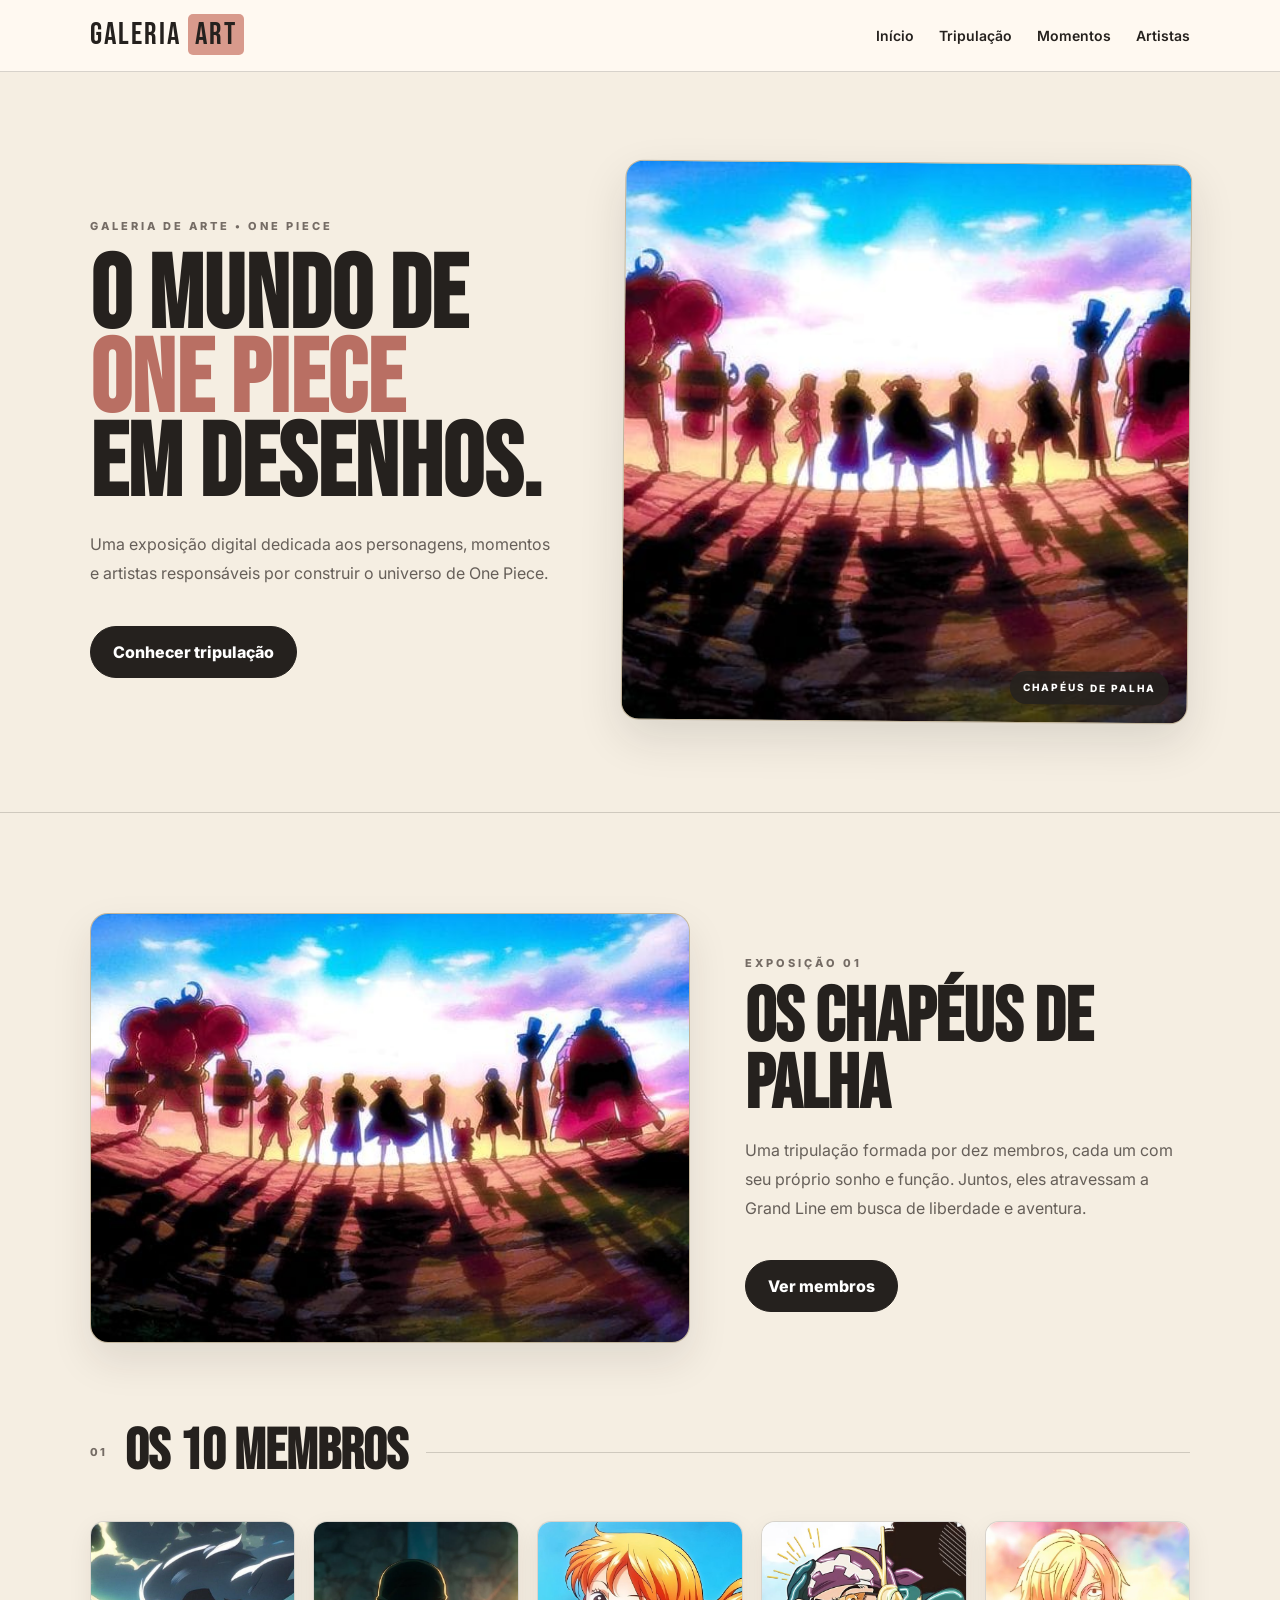
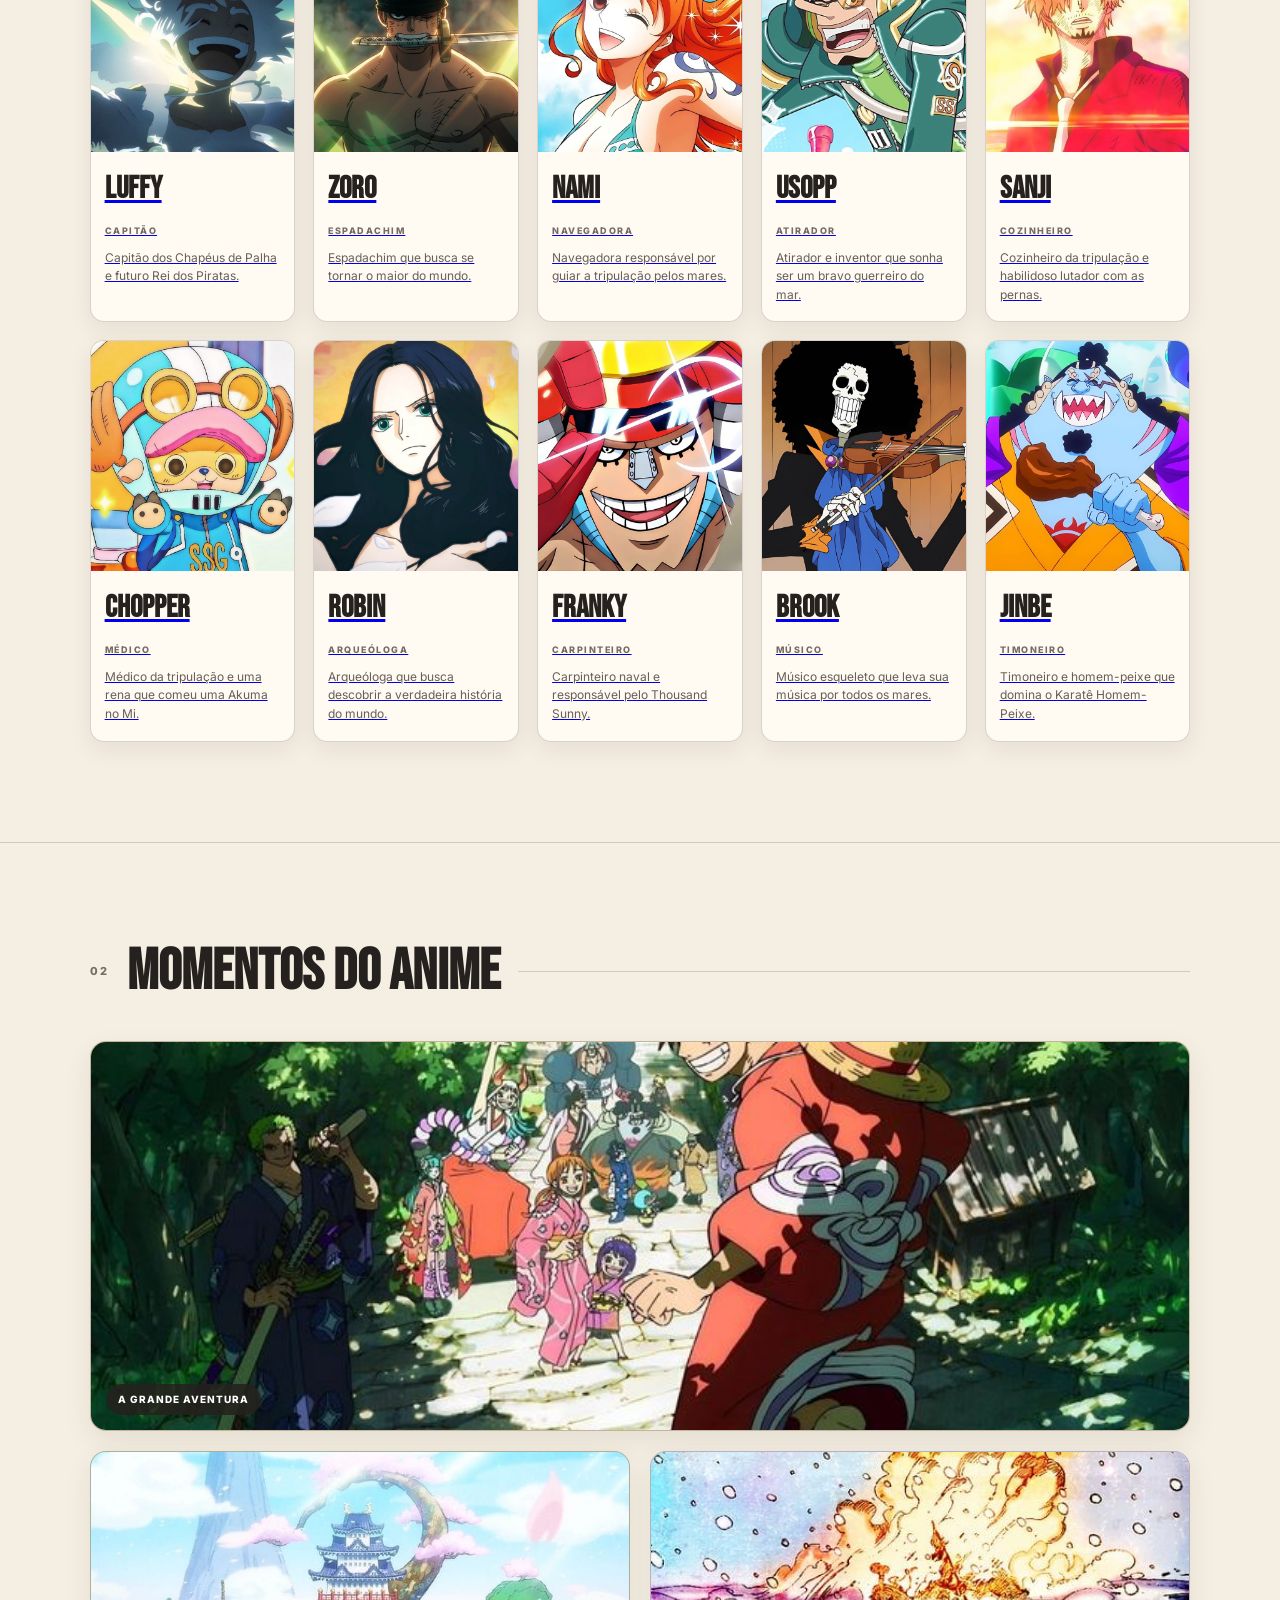
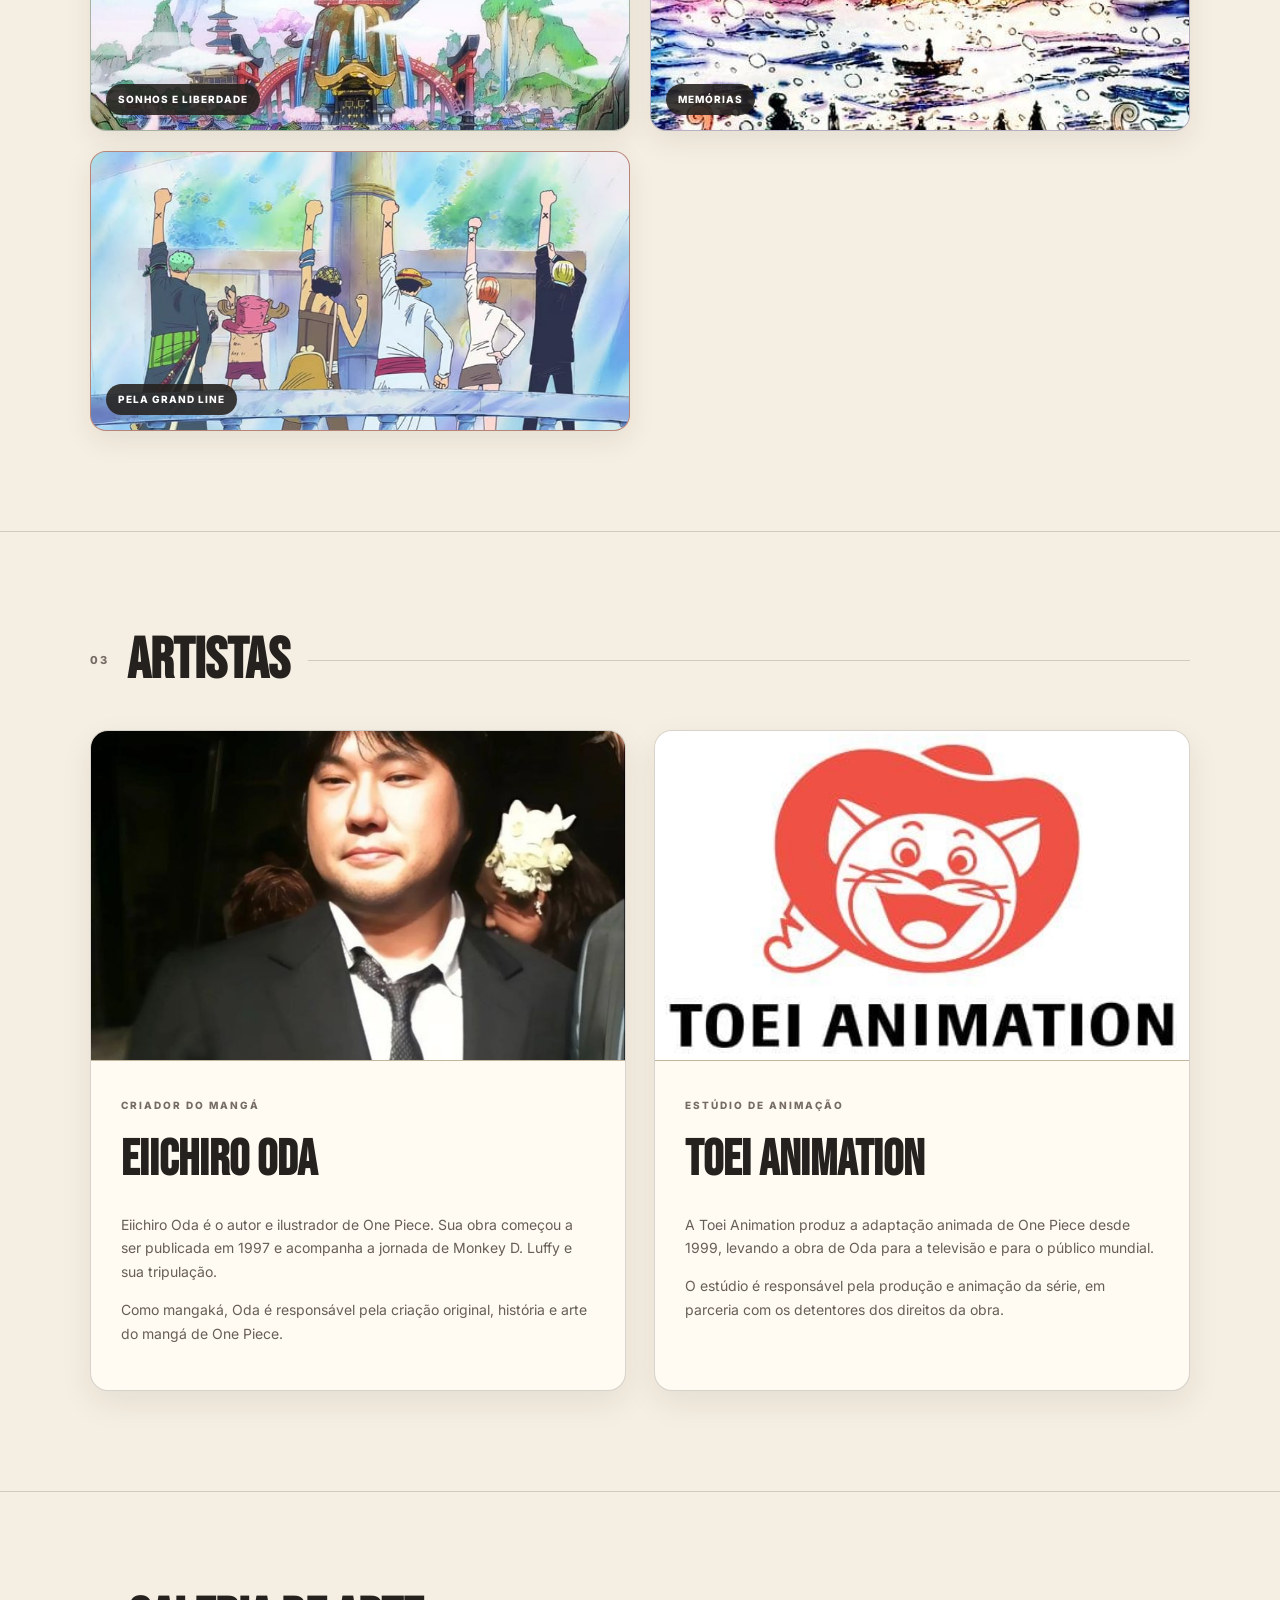
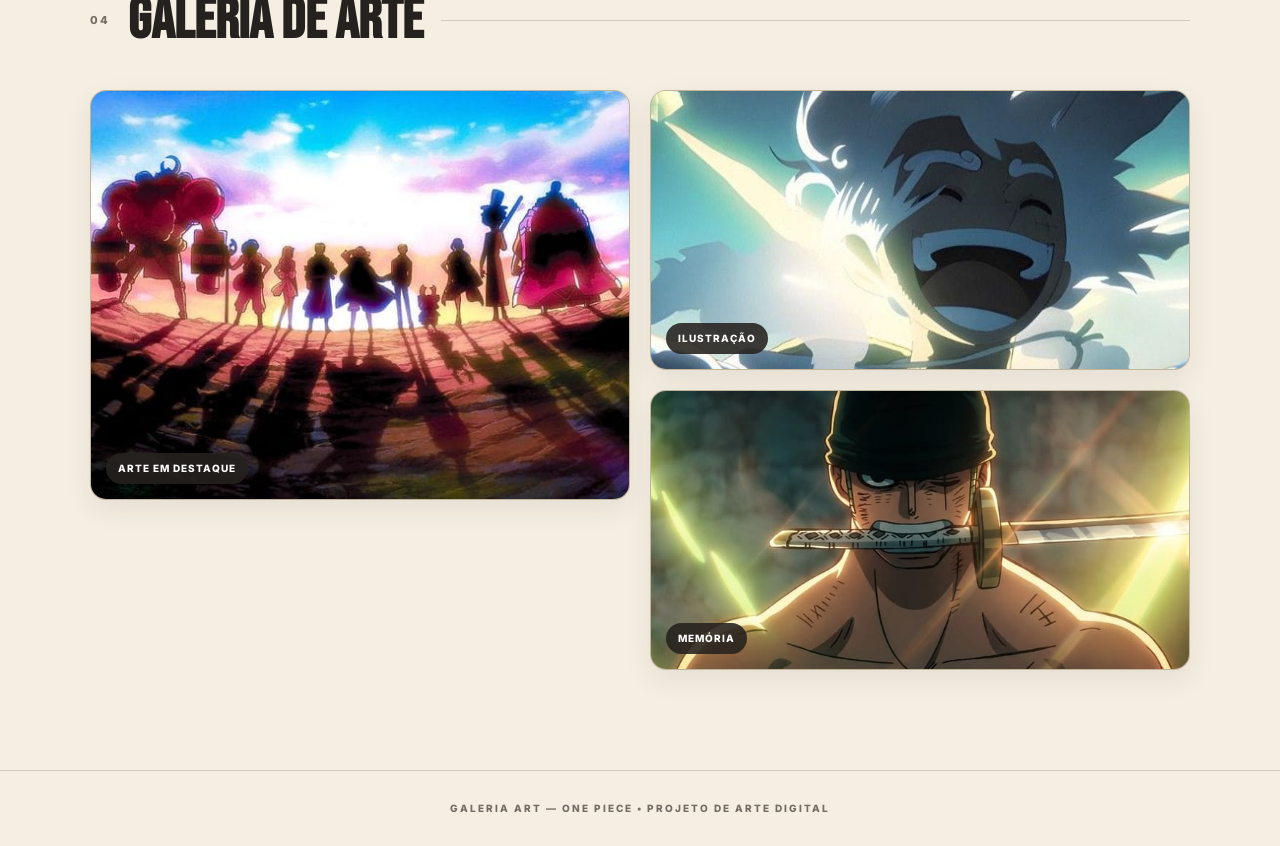
<file: index.html>
<!DOCTYPE html>
<html lang="pt-BR">
<head><meta charset="UTF-8"><meta name="viewport" content="width=device-width, initial-scale=1.0"><title>Galeria Art — One Piece</title><link rel="stylesheet" href="style.css"></head>
<body>
<header class="topo"><div class="logo">GALERIA <span>ART</span></div><nav><a href="#inicio">Início</a><a href="tripulacao.html">Tripulação</a><a href="#momentos">Momentos</a><a href="#artistas">Artistas</a></nav></header>
<main>
<section class="hero" id="inicio"><div class="hero-text"><p class="tag">GALERIA DE ARTE • ONE PIECE</p><h1>O mundo de<br><span>One Piece</span><br>em desenhos.</h1><p>Uma exposição digital dedicada aos personagens, momentos e artistas responsáveis por construir o universo de One Piece.</p><a class="botao" href="tripulacao.html">Conhecer tripulação</a></div><div class="hero-art"><img src="img/Tripulação.jpeg" alt="Tripulação dos Chapéus de Palha"><div class="hero-label">CHAPÉUS DE PALHA</div></div></section>
<section class="galeria crew-page" id="tripulacao"><div class="crew-header"><div class="crew-cover"><img src="img/Tripulação.jpeg" alt="Tripulação dos Chapéus de Palha"></div><div><p class="tag">EXPOSIÇÃO 01</p><h2>Os Chapéus de Palha</h2><p>Uma tripulação formada por dez membros, cada um com seu próprio sonho e função. Juntos, eles atravessam a Grand Line em busca de liberdade e aventura.</p><a class="botao" href="tripulacao.html">Ver membros</a></div></div>
<div id="membros"><div class="section-title"><span>01</span><h2>Os 10 membros</h2></div><div class="membros-grid">
<a class="membro" href="luffy.html"><img src="img/Luffy.jpeg" alt="Luffy"><div class="membro-info"><h3>Luffy</h3><small>CAPITÃO</small><p>Capitão dos Chapéus de Palha e futuro Rei dos Piratas.</p></div></a><a class="membro" href="zoro.html"><img src="img/Zoro.jpeg" alt="Zoro"><div class="membro-info"><h3>Zoro</h3><small>ESPADACHIM</small><p>Espadachim que busca se tornar o maior do mundo.</p></div></a><a class="membro" href="nami.html"><img src="img/Nami.jpeg" alt="Nami"><div class="membro-info"><h3>Nami</h3><small>NAVEGADORA</small><p>Navegadora responsável por guiar a tripulação pelos mares.</p></div></a><a class="membro" href="usopp.html"><img src="img/Usoop.jpeg" alt="Usopp"><div class="membro-info"><h3>Usopp</h3><small>ATIRADOR</small><p>Atirador e inventor que sonha ser um bravo guerreiro do mar.</p></div></a><a class="membro" href="sanji.html"><img src="img/Sanji.jpeg" alt="Sanji"><div class="membro-info"><h3>Sanji</h3><small>COZINHEIRO</small><p>Cozinheiro da tripulação e habilidoso lutador com as pernas.</p></div></a><a class="membro" href="chopper.html"><img src="img/Chopper.jpeg" alt="Chopper"><div class="membro-info"><h3>Chopper</h3><small>MÉDICO</small><p>Médico da tripulação e uma rena que comeu uma Akuma no Mi.</p></div></a><a class="membro" href="robin.html"><img src="img/Robin.jpeg" alt="Robin"><div class="membro-info"><h3>Robin</h3><small>ARQUEÓLOGA</small><p>Arqueóloga que busca descobrir a verdadeira história do mundo.</p></div></a><a class="membro" href="franky.html"><img src="img/Franky.jpeg" alt="Franky"><div class="membro-info"><h3>Franky</h3><small>CARPINTEIRO</small><p>Carpinteiro naval e responsável pelo Thousand Sunny.</p></div></a><a class="membro" href="brook.html"><img src="img/Brook.jpeg" alt="Brook"><div class="membro-info"><h3>Brook</h3><small>MÚSICO</small><p>Músico esqueleto que leva sua música por todos os mares.</p></div></a><a class="membro" href="jinbe.html"><img src="img/Jinbei.jpeg" alt="Jinbe"><div class="membro-info"><h3>Jinbe</h3><small>TIMONEIRO</small><p>Timoneiro e homem-peixe que domina o Karatê Homem-Peixe.</p></div></a></div></div></section>
<section class="galeria" id="momentos"><div class="section-title"><span>02</span><h2>Momentos do anime</h2></div><div class="momentos-grid"><div class="momento"><img src="img/momento1.jpeg" alt="Momento 1 de One Piece"><span>A GRANDE AVENTURA</span></div><div class="momento"><img src="img/momento2.jpeg" alt="Momento 2 de One Piece"><span>SONHOS E LIBERDADE</span></div><div class="momento"><img src="img/momento3.jpeg" alt="Momento 3 de One Piece"><span>MEMÓRIAS</span></div><div class="momento"><img src="img/momento4.jpeg" alt="Momento 4 de One Piece"><span>PELA GRAND LINE</span></div></div></section>
<section class="galeria" id="artistas"><div class="section-title"><span>03</span><h2>Artistas</h2></div><div class="artistas-grid"><article class="artista"><div class="artista-img"><img src="img/Oda.jpeg" alt="Eiichiro Oda"></div><div><small>CRIADOR DO MANGÁ</small><h3>Eiichiro Oda</h3><p>Eiichiro Oda é o autor e ilustrador de One Piece. Sua obra começou a ser publicada em 1997 e acompanha a jornada de Monkey D. Luffy e sua tripulação.</p><p>Como mangaká, Oda é responsável pela criação original, história e arte do mangá de One Piece.</p></div></article><article class="artista"><div class="artista-img"><img src="img/Toei.jpeg" alt="Toei Animation"></div><div><small>ESTÚDIO DE ANIMAÇÃO</small><h3>Toei Animation</h3><p>A Toei Animation produz a adaptação animada de One Piece desde 1999, levando a obra de Oda para a televisão e para o público mundial.</p><p>O estúdio é responsável pela produção e animação da série, em parceria com os detentores dos direitos da obra.</p></div></article></div></section>
<section class="galeria"><div class="section-title"><span>04</span><h2>Galeria de arte</h2></div><div class="foto-grid"><div class="foto grande"><img src="img/Tripulação.jpeg" alt="Arte de One Piece"><span>ARTE EM DESTAQUE</span></div><div class="foto"><img src="img/Luffy.jpeg" alt="Arte de One Piece"><span>ILUSTRAÇÃO</span></div><div class="foto"><img src="img/Zoro.jpeg" alt="Arte de One Piece"><span>MEMÓRIA</span></div></div></section>
</main><footer>GALERIA ART — ONE PIECE • PROJETO DE ARTE DIGITAL</footer></body></html>
</file>
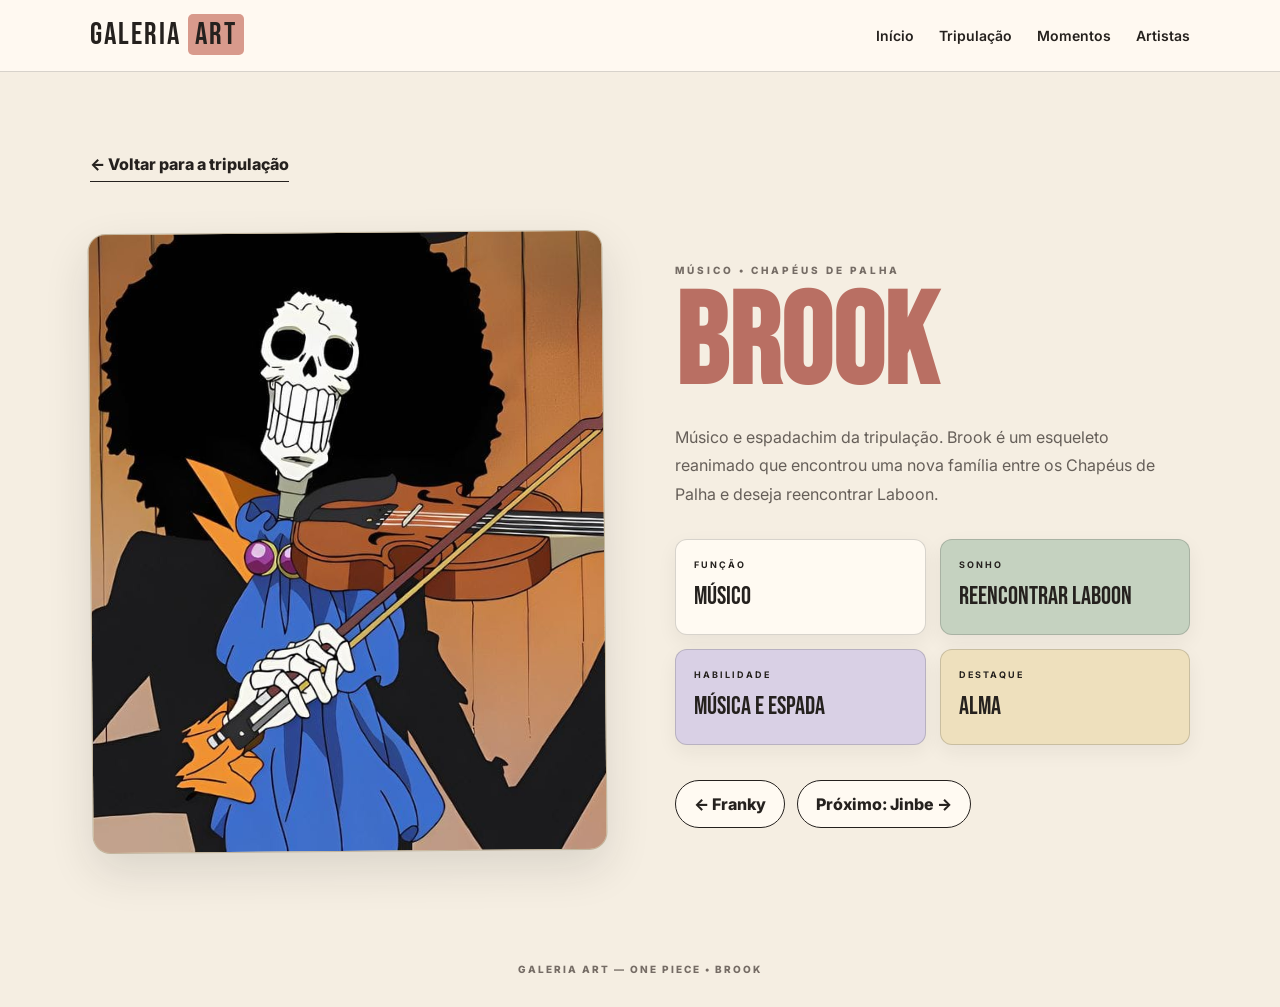
<file: brook.html>
<!DOCTYPE html><html lang="pt-BR"><head><meta charset="UTF-8"><meta name="viewport" content="width=device-width,initial-scale=1.0"><title>Brook — Galeria Art</title><link rel="stylesheet" href="style.css"><link rel="stylesheet" href="personagem.css"></head><body><header class="topo"><div class="logo">GALERIA <span>ART</span></div><nav><a href="index.html">Início</a><a href="tripulacao.html">Tripulação</a><a href="index.html#momentos">Momentos</a><a href="index.html#artistas">Artistas</a></nav></header><main class="personagem-page"><a class="personagem-voltar" href="tripulacao.html">← Voltar para a tripulação</a><section class="personagem-detalhe"><div class="personagem-imagem"><img src="img/Brook.jpeg" alt="Brook"></div><div class="personagem-texto"><small>MÚSICO • CHAPÉUS DE PALHA</small><h1><span>Brook</span></h1><p>Músico e espadachim da tripulação. Brook é um esqueleto reanimado que encontrou uma nova família entre os Chapéus de Palha e deseja reencontrar Laboon.</p><div class="personagem-dados"><div class="dado"><strong>FUNÇÃO</strong><span>Músico</span></div><div class="dado"><strong>SONHO</strong><span>Reencontrar Laboon</span></div><div class="dado"><strong>HABILIDADE</strong><span>Música e espada</span></div><div class="dado"><strong>DESTAQUE</strong><span>Alma</span></div></div><div class="personagem-navegacao"><a href="franky.html">← Franky</a><a href="jinbe.html">Próximo: Jinbe →</a></div></div></section></main><footer>GALERIA ART — ONE PIECE • BROOK</footer></body></html>
</file>
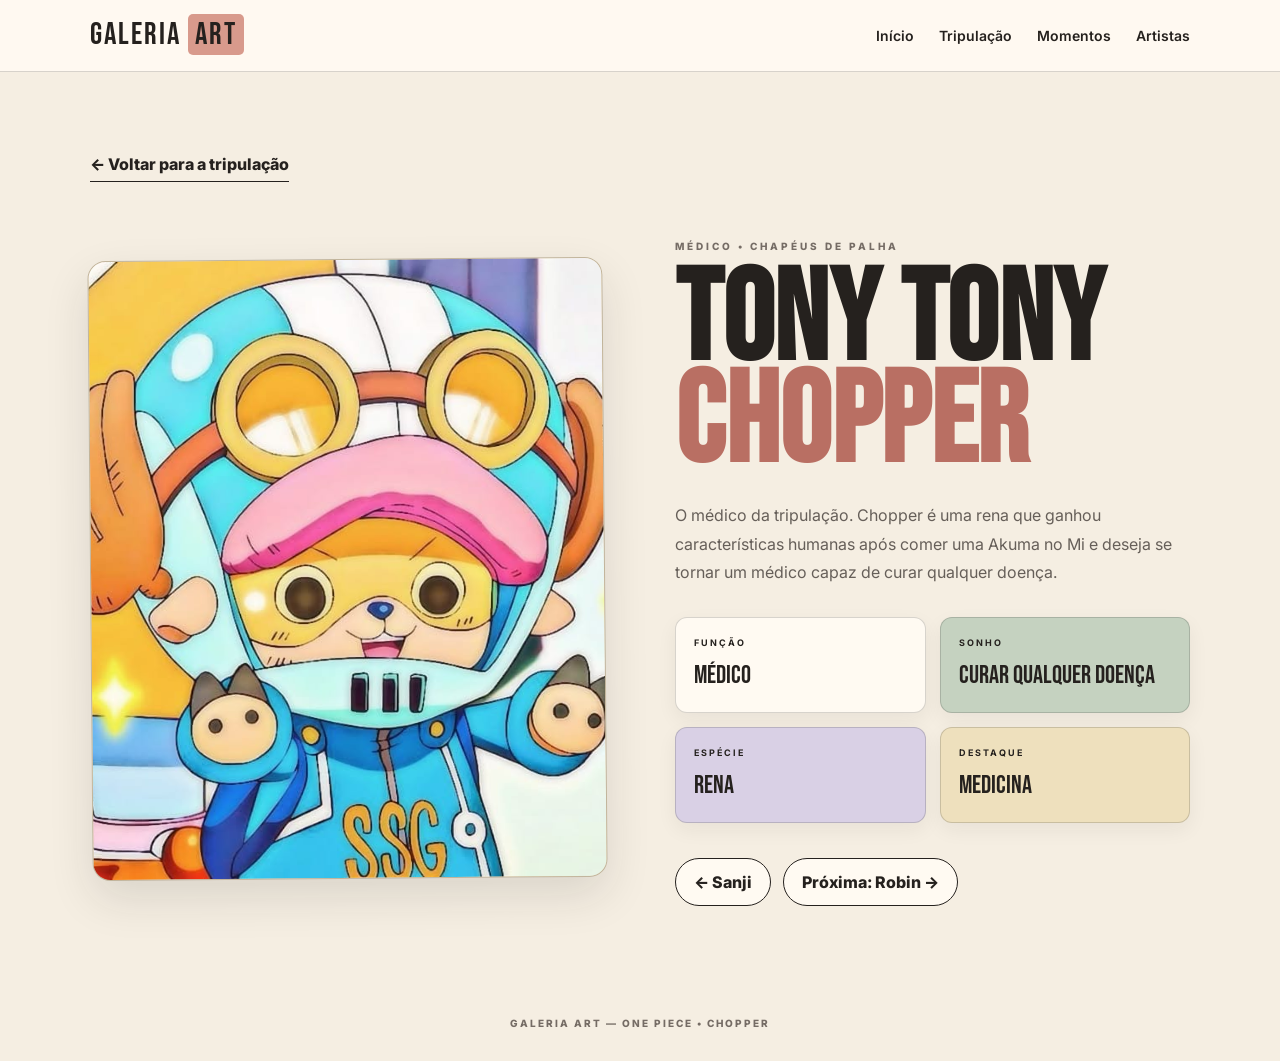
<file: chopper.html>
<!DOCTYPE html><html lang="pt-BR"><head><meta charset="UTF-8"><meta name="viewport" content="width=device-width,initial-scale=1.0"><title>Chopper — Galeria Art</title><link rel="stylesheet" href="style.css"><link rel="stylesheet" href="personagem.css"></head><body><header class="topo"><div class="logo">GALERIA <span>ART</span></div><nav><a href="index.html">Início</a><a href="tripulacao.html">Tripulação</a><a href="index.html#momentos">Momentos</a><a href="index.html#artistas">Artistas</a></nav></header><main class="personagem-page"><a class="personagem-voltar" href="tripulacao.html">← Voltar para a tripulação</a><section class="personagem-detalhe"><div class="personagem-imagem"><img src="img/Chopper.jpeg" alt="Chopper"></div><div class="personagem-texto"><small>MÉDICO • CHAPÉUS DE PALHA</small><h1>Tony Tony<br><span>Chopper</span></h1><p>O médico da tripulação. Chopper é uma rena que ganhou características humanas após comer uma Akuma no Mi e deseja se tornar um médico capaz de curar qualquer doença.</p><div class="personagem-dados"><div class="dado"><strong>FUNÇÃO</strong><span>Médico</span></div><div class="dado"><strong>SONHO</strong><span>Curar qualquer doença</span></div><div class="dado"><strong>ESPÉCIE</strong><span>Rena</span></div><div class="dado"><strong>DESTAQUE</strong><span>Medicina</span></div></div><div class="personagem-navegacao"><a href="sanji.html">← Sanji</a><a href="robin.html">Próxima: Robin →</a></div></div></section></main><footer>GALERIA ART — ONE PIECE • CHOPPER</footer></body></html>
</file>
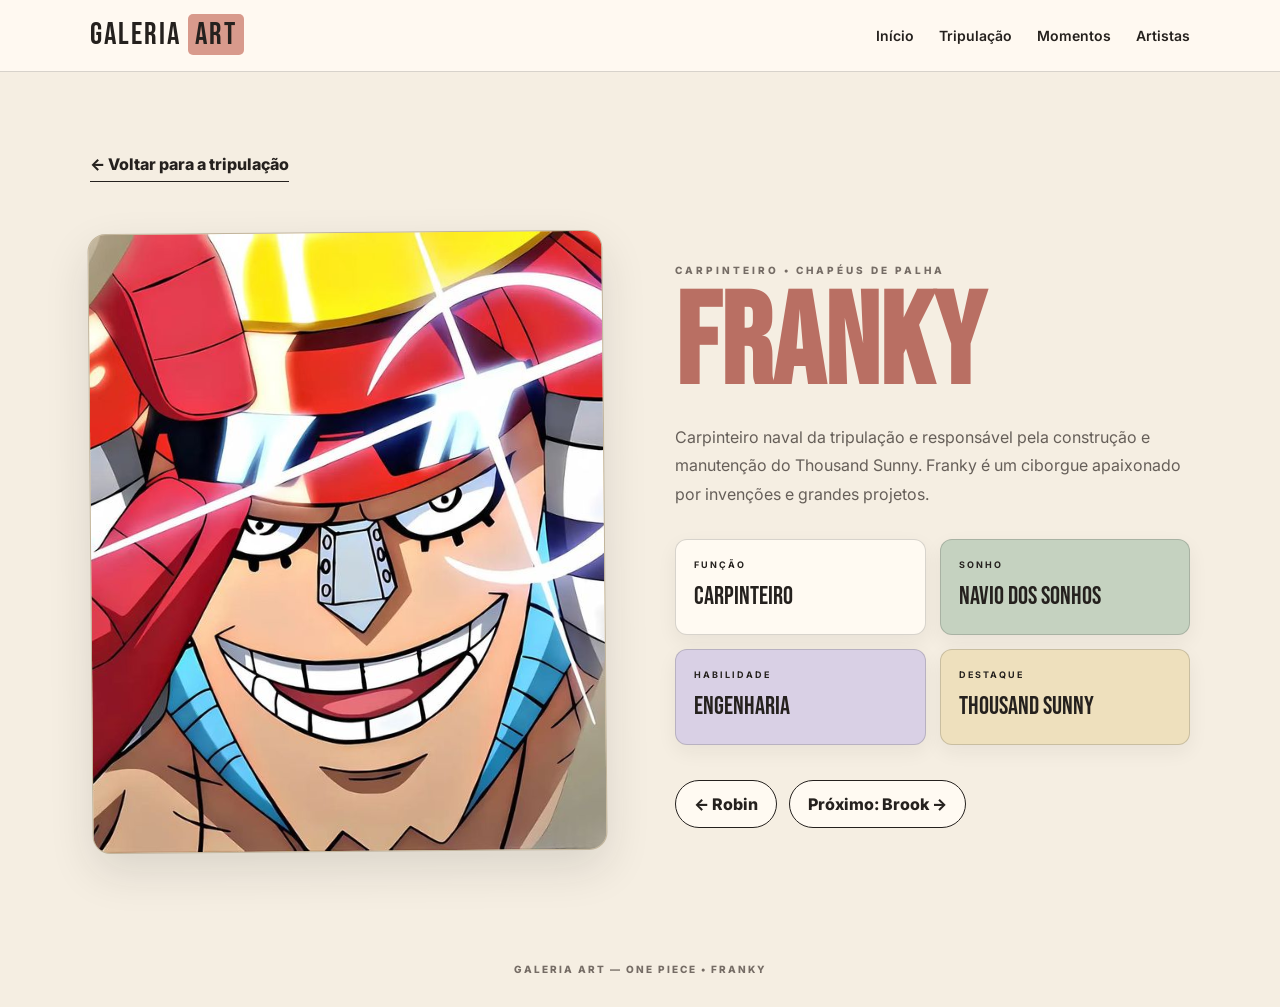
<file: franky.html>
<!DOCTYPE html><html lang="pt-BR"><head><meta charset="UTF-8"><meta name="viewport" content="width=device-width,initial-scale=1.0"><title>Franky — Galeria Art</title><link rel="stylesheet" href="style.css"><link rel="stylesheet" href="personagem.css"></head><body><header class="topo"><div class="logo">GALERIA <span>ART</span></div><nav><a href="index.html">Início</a><a href="tripulacao.html">Tripulação</a><a href="index.html#momentos">Momentos</a><a href="index.html#artistas">Artistas</a></nav></header><main class="personagem-page"><a class="personagem-voltar" href="tripulacao.html">← Voltar para a tripulação</a><section class="personagem-detalhe"><div class="personagem-imagem"><img src="img/Franky.jpeg" alt="Franky"></div><div class="personagem-texto"><small>CARPINTEIRO • CHAPÉUS DE PALHA</small><h1><span>Franky</span></h1><p>Carpinteiro naval da tripulação e responsável pela construção e manutenção do Thousand Sunny. Franky é um ciborgue apaixonado por invenções e grandes projetos.</p><div class="personagem-dados"><div class="dado"><strong>FUNÇÃO</strong><span>Carpinteiro</span></div><div class="dado"><strong>SONHO</strong><span>Navio dos sonhos</span></div><div class="dado"><strong>HABILIDADE</strong><span>Engenharia</span></div><div class="dado"><strong>DESTAQUE</strong><span>Thousand Sunny</span></div></div><div class="personagem-navegacao"><a href="robin.html">← Robin</a><a href="brook.html">Próximo: Brook →</a></div></div></section></main><footer>GALERIA ART — ONE PIECE • FRANKY</footer></body></html>
</file>
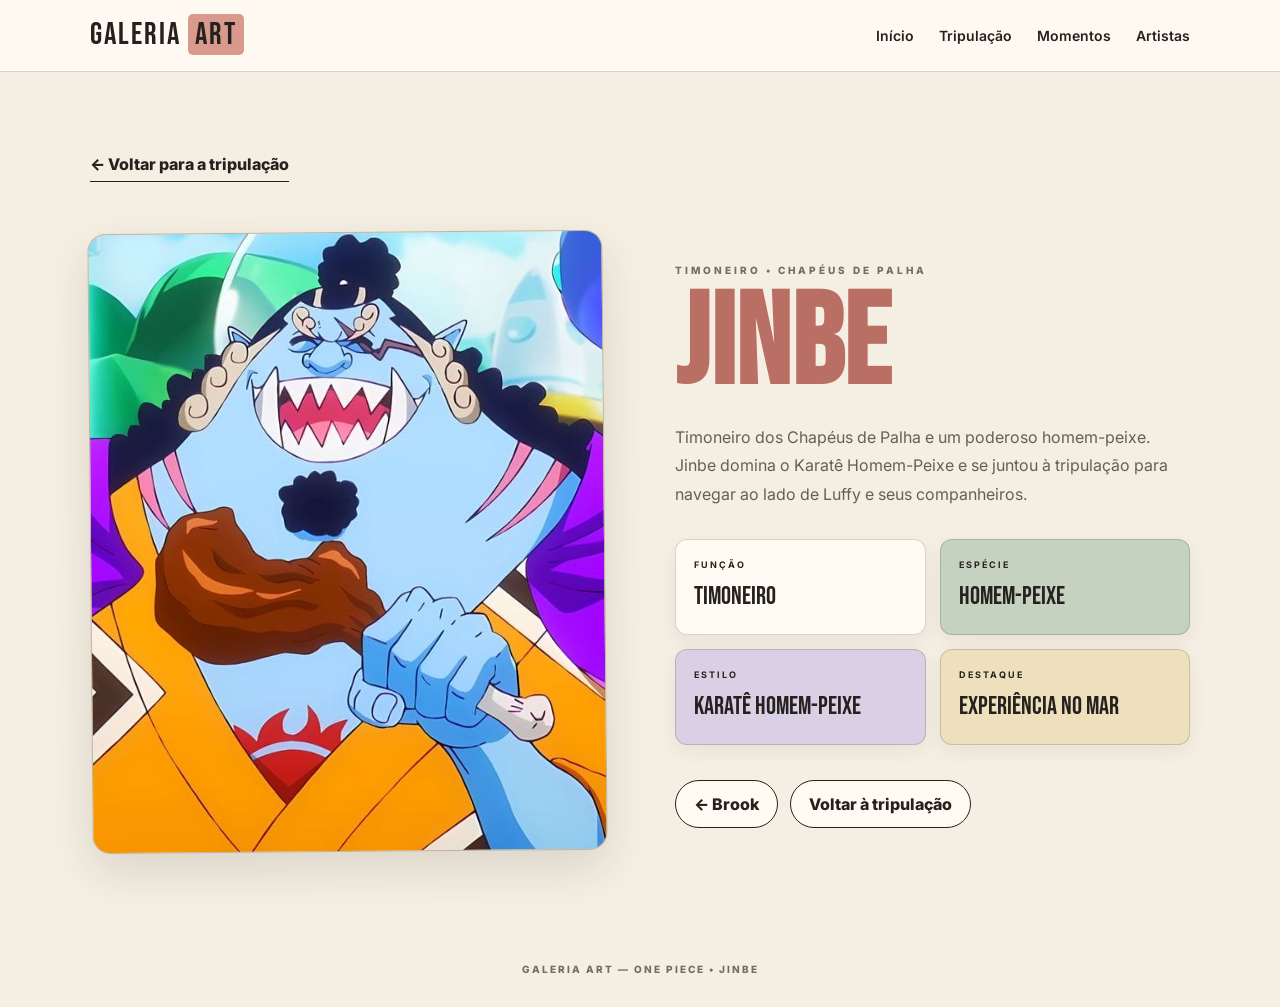
<file: jinbe.html>
<!DOCTYPE html><html lang="pt-BR"><head><meta charset="UTF-8"><meta name="viewport" content="width=device-width,initial-scale=1.0"><title>Jinbe — Galeria Art</title><link rel="stylesheet" href="style.css"><link rel="stylesheet" href="personagem.css"></head><body><header class="topo"><div class="logo">GALERIA <span>ART</span></div><nav><a href="index.html">Início</a><a href="tripulacao.html">Tripulação</a><a href="index.html#momentos">Momentos</a><a href="index.html#artistas">Artistas</a></nav></header><main class="personagem-page"><a class="personagem-voltar" href="tripulacao.html">← Voltar para a tripulação</a><section class="personagem-detalhe"><div class="personagem-imagem"><img src="img/Jinbei.jpeg" alt="Jinbe"></div><div class="personagem-texto"><small>TIMONEIRO • CHAPÉUS DE PALHA</small><h1><span>Jinbe</span></h1><p>Timoneiro dos Chapéus de Palha e um poderoso homem-peixe. Jinbe domina o Karatê Homem-Peixe e se juntou à tripulação para navegar ao lado de Luffy e seus companheiros.</p><div class="personagem-dados"><div class="dado"><strong>FUNÇÃO</strong><span>Timoneiro</span></div><div class="dado"><strong>ESPÉCIE</strong><span>Homem-peixe</span></div><div class="dado"><strong>ESTILO</strong><span>Karatê Homem-Peixe</span></div><div class="dado"><strong>DESTAQUE</strong><span>Experiência no mar</span></div></div><div class="personagem-navegacao"><a href="brook.html">← Brook</a><a href="tripulacao.html">Voltar à tripulação</a></div></div></section></main><footer>GALERIA ART — ONE PIECE • JINBE</footer></body></html>
</file>
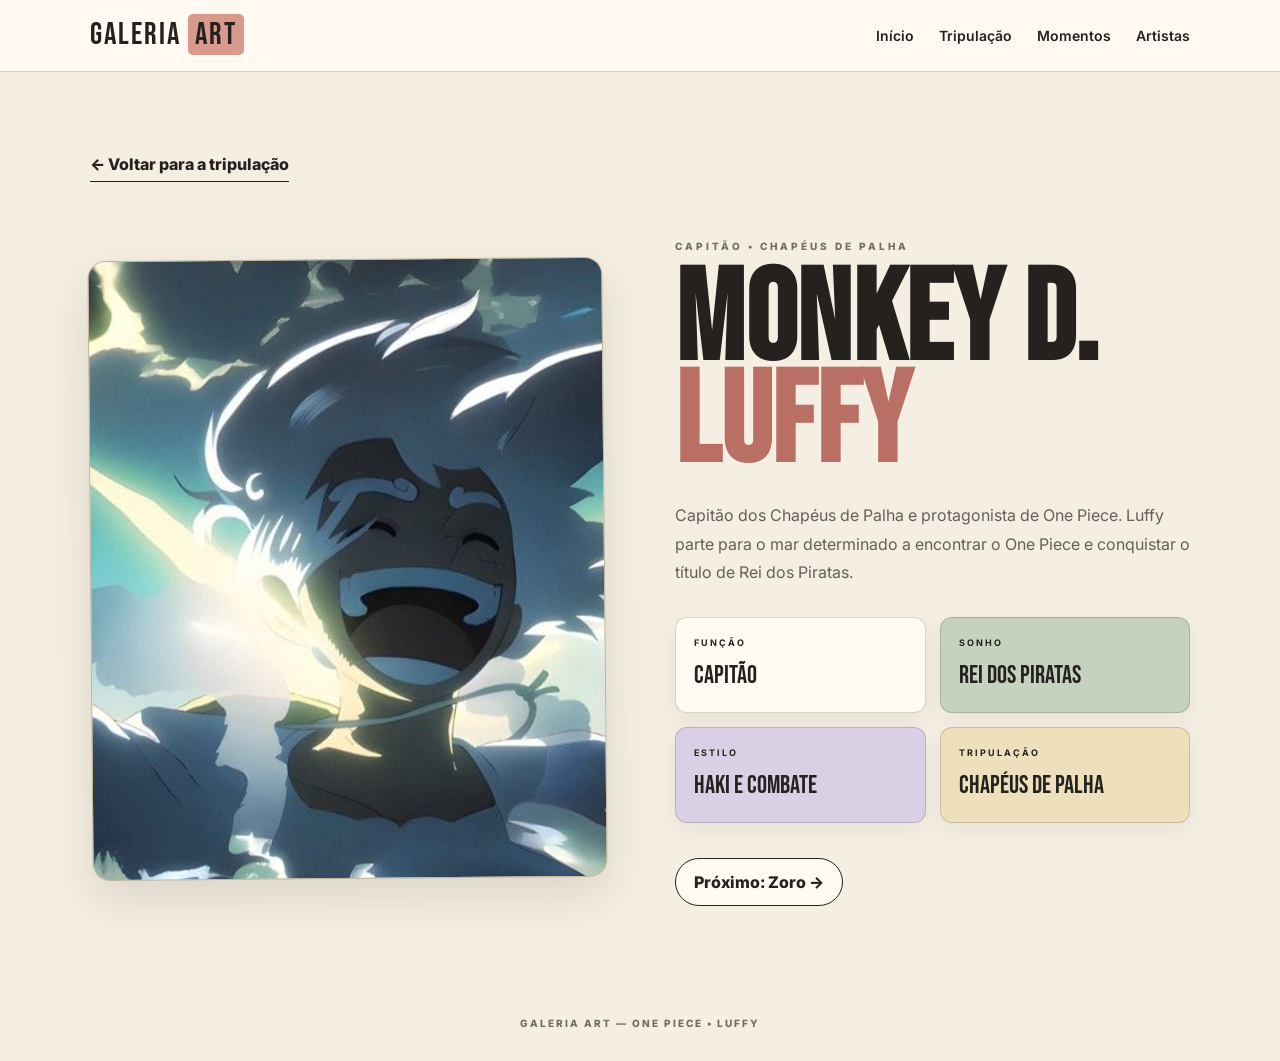
<file: luffy.html>
<!DOCTYPE html><html lang="pt-BR"><head><meta charset="UTF-8"><meta name="viewport" content="width=device-width,initial-scale=1.0"><title>Luffy — Galeria Art</title><link rel="stylesheet" href="style.css"><link rel="stylesheet" href="personagem.css"></head><body><header class="topo"><div class="logo">GALERIA <span>ART</span></div><nav><a href="index.html">Início</a><a href="tripulacao.html">Tripulação</a><a href="index.html#momentos">Momentos</a><a href="index.html#artistas">Artistas</a></nav></header><main class="personagem-page"><a class="personagem-voltar" href="tripulacao.html">← Voltar para a tripulação</a><section class="personagem-detalhe"><div class="personagem-imagem"><img src="img/Luffy.jpeg" alt="Luffy"></div><div class="personagem-texto"><small>CAPITÃO • CHAPÉUS DE PALHA</small><h1>Monkey D.<br><span>Luffy</span></h1><p>Capitão dos Chapéus de Palha e protagonista de One Piece. Luffy parte para o mar determinado a encontrar o One Piece e conquistar o título de Rei dos Piratas.</p><div class="personagem-dados"><div class="dado"><strong>FUNÇÃO</strong><span>Capitão</span></div><div class="dado"><strong>SONHO</strong><span>Rei dos Piratas</span></div><div class="dado"><strong>ESTILO</strong><span>Haki e combate</span></div><div class="dado"><strong>TRIPULAÇÃO</strong><span>Chapéus de Palha</span></div></div><div class="personagem-navegacao"><a href="zoro.html">Próximo: Zoro →</a></div></div></section></main><footer>GALERIA ART — ONE PIECE • LUFFY</footer></body></html>
</file>
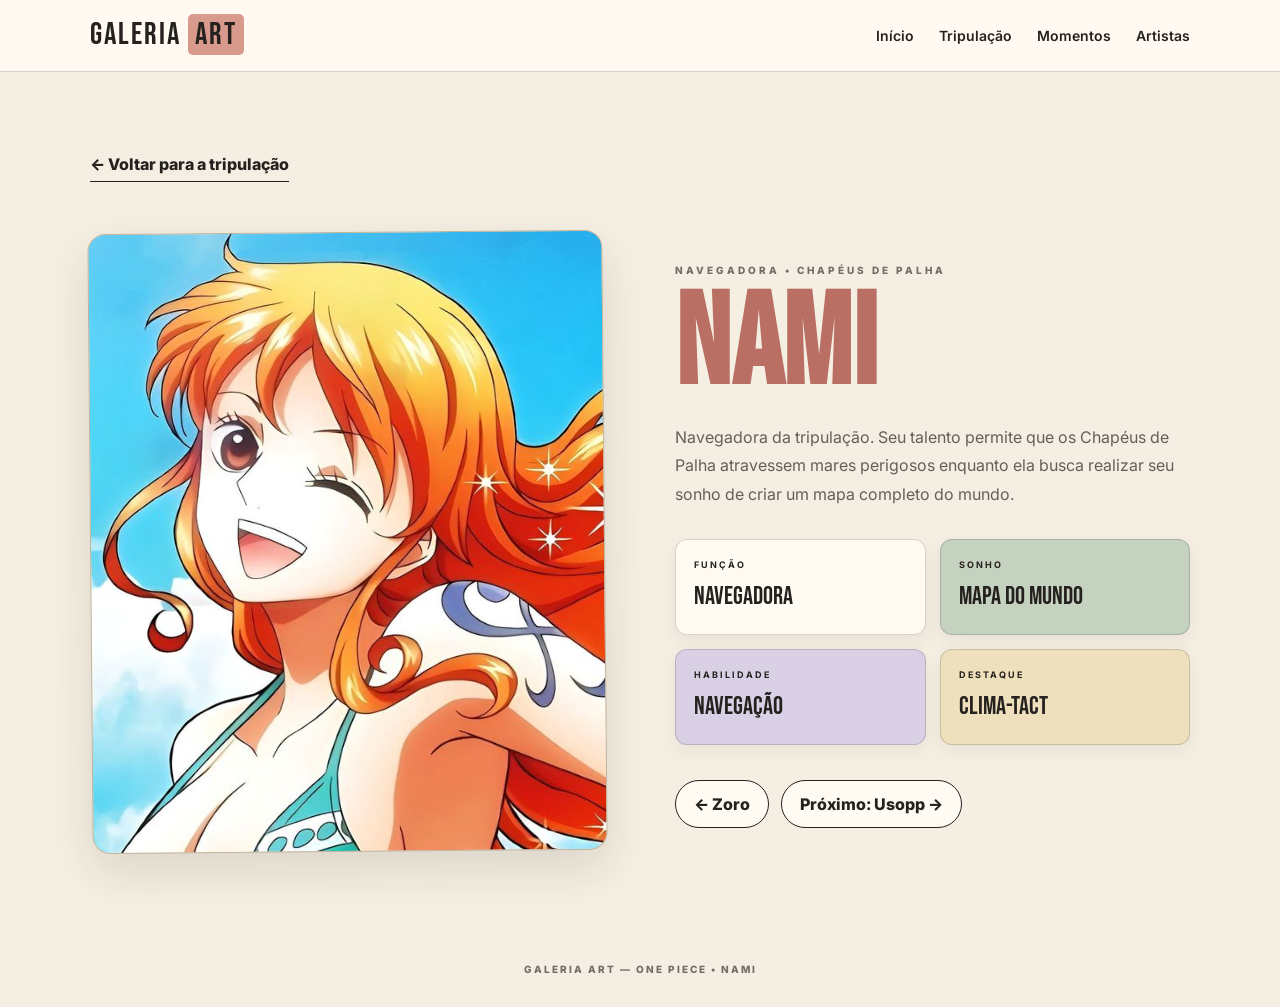
<file: nami.html>
<!DOCTYPE html><html lang="pt-BR"><head><meta charset="UTF-8"><meta name="viewport" content="width=device-width,initial-scale=1.0"><title>Nami — Galeria Art</title><link rel="stylesheet" href="style.css"><link rel="stylesheet" href="personagem.css"></head><body><header class="topo"><div class="logo">GALERIA <span>ART</span></div><nav><a href="index.html">Início</a><a href="tripulacao.html">Tripulação</a><a href="index.html#momentos">Momentos</a><a href="index.html#artistas">Artistas</a></nav></header><main class="personagem-page"><a class="personagem-voltar" href="tripulacao.html">← Voltar para a tripulação</a><section class="personagem-detalhe"><div class="personagem-imagem"><img src="img/Nami.jpeg" alt="Nami"></div><div class="personagem-texto"><small>NAVEGADORA • CHAPÉUS DE PALHA</small><h1><span>Nami</span></h1><p>Navegadora da tripulação. Seu talento permite que os Chapéus de Palha atravessem mares perigosos enquanto ela busca realizar seu sonho de criar um mapa completo do mundo.</p><div class="personagem-dados"><div class="dado"><strong>FUNÇÃO</strong><span>Navegadora</span></div><div class="dado"><strong>SONHO</strong><span>Mapa do mundo</span></div><div class="dado"><strong>HABILIDADE</strong><span>Navegação</span></div><div class="dado"><strong>DESTAQUE</strong><span>Clima-Tact</span></div></div><div class="personagem-navegacao"><a href="zoro.html">← Zoro</a><a href="usopp.html">Próximo: Usopp →</a></div></div></section></main><footer>GALERIA ART — ONE PIECE • NAMI</footer></body></html>
</file>
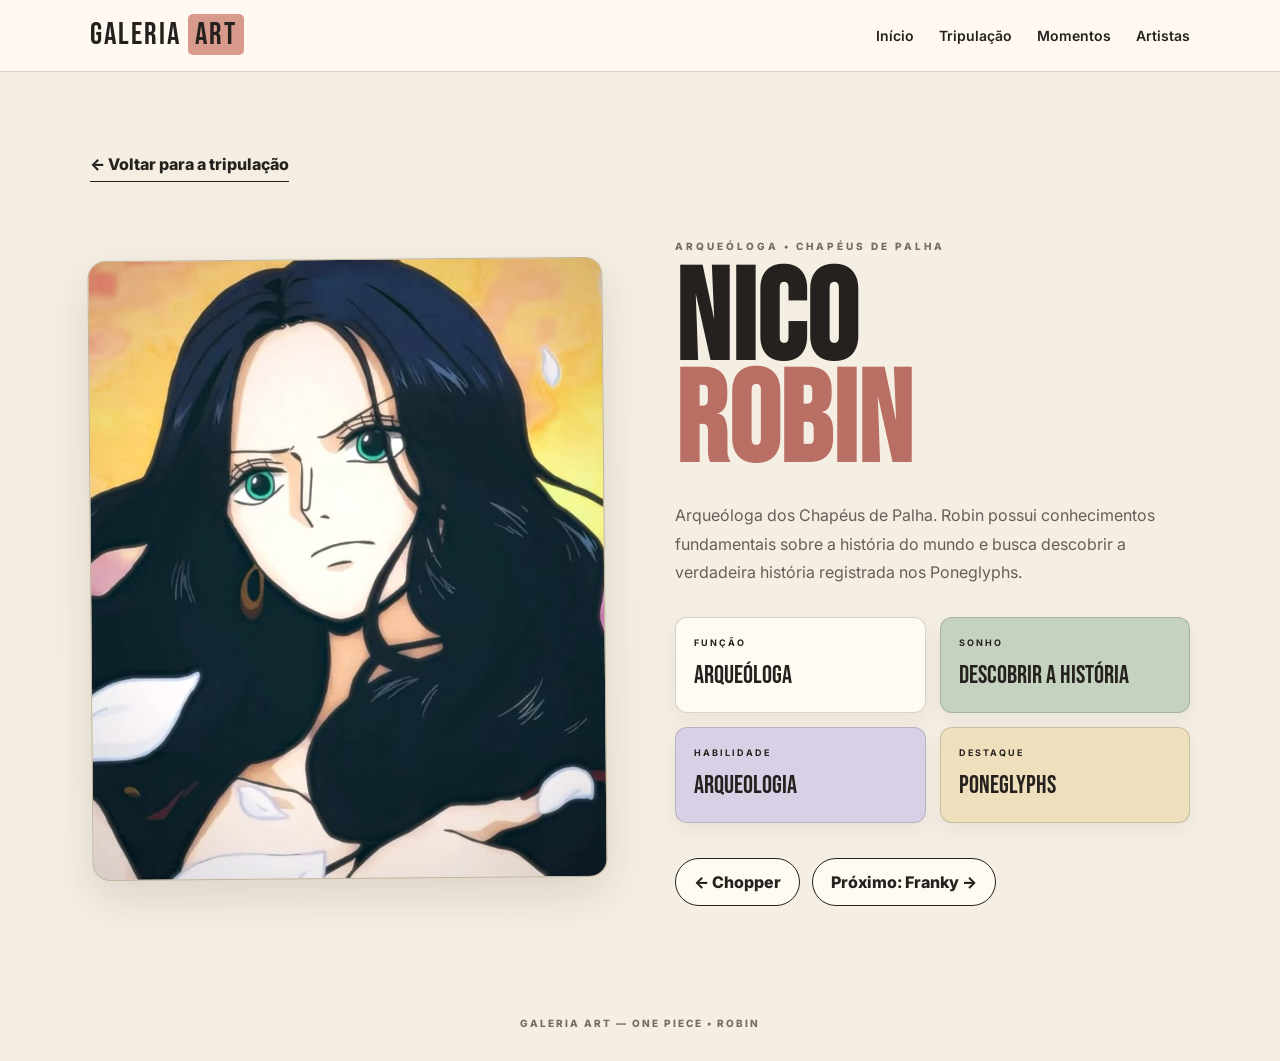
<file: robin.html>
<!DOCTYPE html><html lang="pt-BR"><head><meta charset="UTF-8"><meta name="viewport" content="width=device-width,initial-scale=1.0"><title>Robin — Galeria Art</title><link rel="stylesheet" href="style.css"><link rel="stylesheet" href="personagem.css"></head><body><header class="topo"><div class="logo">GALERIA <span>ART</span></div><nav><a href="index.html">Início</a><a href="tripulacao.html">Tripulação</a><a href="index.html#momentos">Momentos</a><a href="index.html#artistas">Artistas</a></nav></header><main class="personagem-page"><a class="personagem-voltar" href="tripulacao.html">← Voltar para a tripulação</a><section class="personagem-detalhe"><div class="personagem-imagem"><img src="img/Robin.jpeg" alt="Robin"></div><div class="personagem-texto"><small>ARQUEÓLOGA • CHAPÉUS DE PALHA</small><h1>Nico<br><span>Robin</span></h1><p>Arqueóloga dos Chapéus de Palha. Robin possui conhecimentos fundamentais sobre a história do mundo e busca descobrir a verdadeira história registrada nos Poneglyphs.</p><div class="personagem-dados"><div class="dado"><strong>FUNÇÃO</strong><span>Arqueóloga</span></div><div class="dado"><strong>SONHO</strong><span>Descobrir a história</span></div><div class="dado"><strong>HABILIDADE</strong><span>Arqueologia</span></div><div class="dado"><strong>DESTAQUE</strong><span>Poneglyphs</span></div></div><div class="personagem-navegacao"><a href="chopper.html">← Chopper</a><a href="franky.html">Próximo: Franky →</a></div></div></section></main><footer>GALERIA ART — ONE PIECE • ROBIN</footer></body></html>
</file>
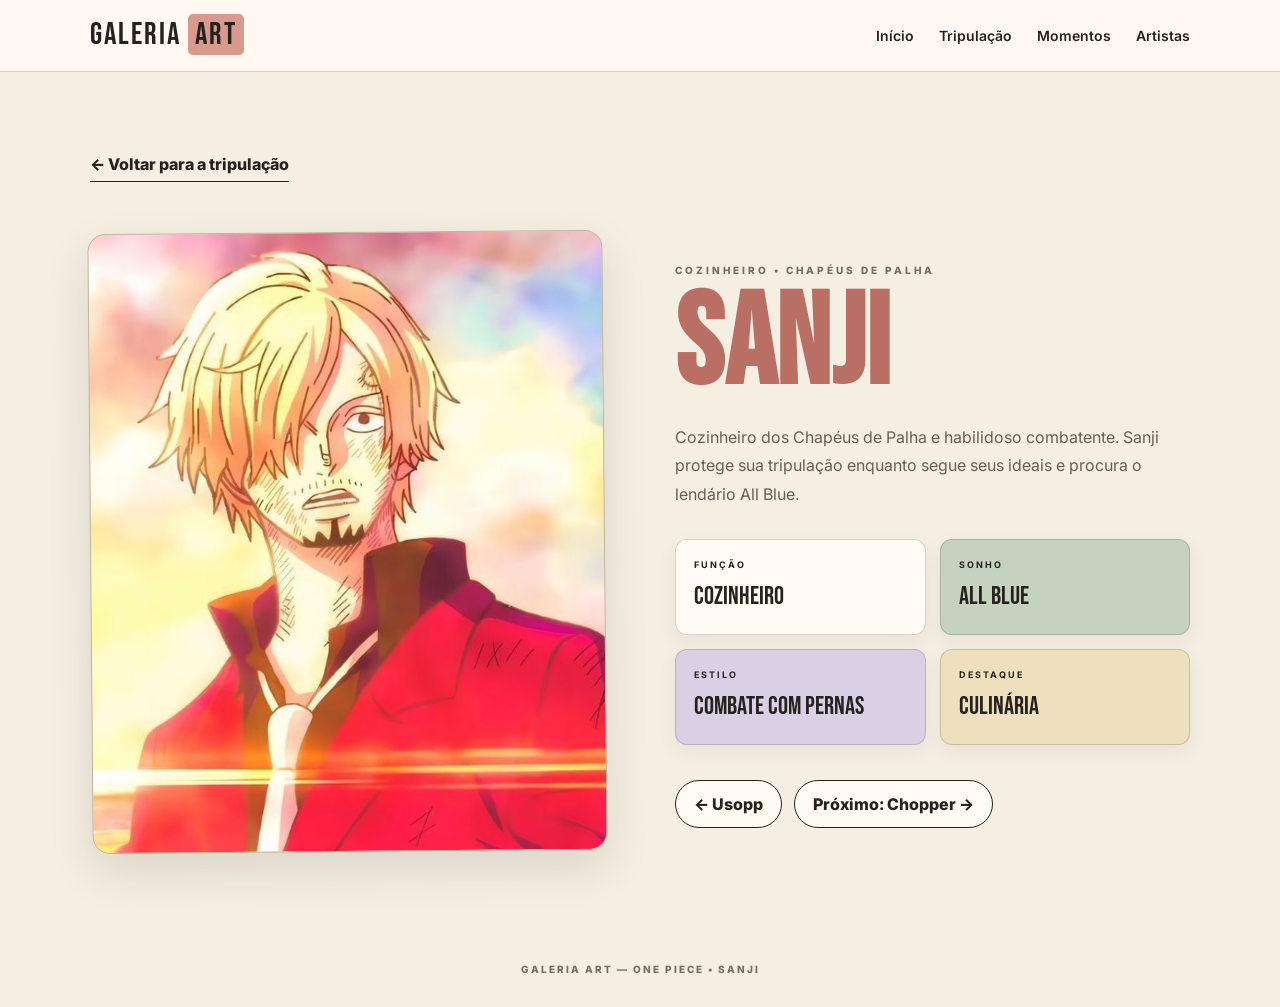
<file: sanji.html>
<!DOCTYPE html><html lang="pt-BR"><head><meta charset="UTF-8"><meta name="viewport" content="width=device-width,initial-scale=1.0"><title>Sanji — Galeria Art</title><link rel="stylesheet" href="style.css"><link rel="stylesheet" href="personagem.css"></head><body><header class="topo"><div class="logo">GALERIA <span>ART</span></div><nav><a href="index.html">Início</a><a href="tripulacao.html">Tripulação</a><a href="index.html#momentos">Momentos</a><a href="index.html#artistas">Artistas</a></nav></header><main class="personagem-page"><a class="personagem-voltar" href="tripulacao.html">← Voltar para a tripulação</a><section class="personagem-detalhe"><div class="personagem-imagem"><img src="img/Sanji.jpeg" alt="Sanji"></div><div class="personagem-texto"><small>COZINHEIRO • CHAPÉUS DE PALHA</small><h1><span>Sanji</span></h1><p>Cozinheiro dos Chapéus de Palha e habilidoso combatente. Sanji protege sua tripulação enquanto segue seus ideais e procura o lendário All Blue.</p><div class="personagem-dados"><div class="dado"><strong>FUNÇÃO</strong><span>Cozinheiro</span></div><div class="dado"><strong>SONHO</strong><span>All Blue</span></div><div class="dado"><strong>ESTILO</strong><span>Combate com pernas</span></div><div class="dado"><strong>DESTAQUE</strong><span>Culinária</span></div></div><div class="personagem-navegacao"><a href="usopp.html">← Usopp</a><a href="chopper.html">Próximo: Chopper →</a></div></div></section></main><footer>GALERIA ART — ONE PIECE • SANJI</footer></body></html>
</file>
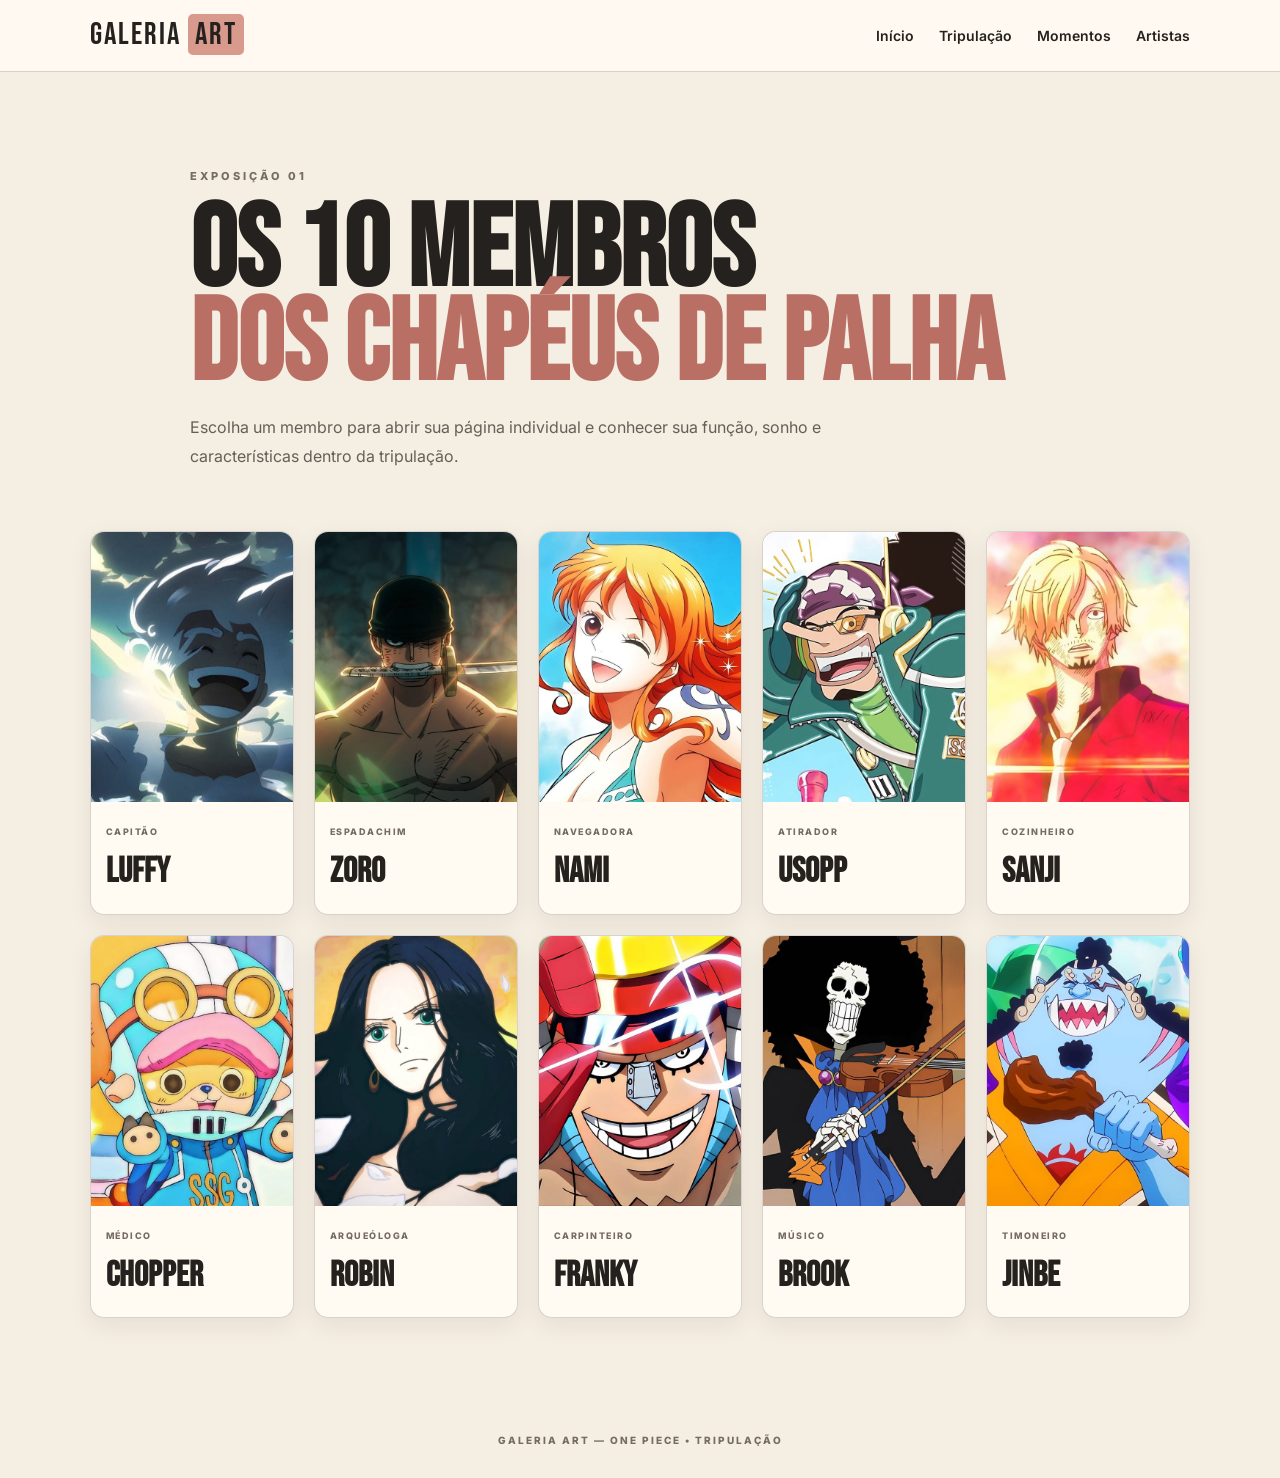
<file: tripulacao.html>
<!DOCTYPE html>
<html lang="pt-BR">
<head><meta charset="UTF-8"><meta name="viewport" content="width=device-width, initial-scale=1.0"><title>Tripulação — Galeria Art</title><link rel="stylesheet" href="style.css"><link rel="stylesheet" href="personagem.css"></head>
<body>
<header class="topo"><div class="logo">GALERIA <span>ART</span></div><nav><a href="index.html">Início</a><a href="tripulacao.html">Tripulação</a><a href="index.html#momentos">Momentos</a><a href="index.html#artistas">Artistas</a></nav></header>
<main class="personagens-page">
<section class="personagens-intro"><p class="tag">EXPOSIÇÃO 01</p><h1>Os 10 membros<br><span>dos Chapéus de Palha</span></h1><p>Escolha um membro para abrir sua página individual e conhecer sua função, sonho e características dentro da tripulação.</p></section>
<section class="personagens-grid">
<a class="personagem-card" href="luffy.html"><img src="img/Luffy.jpeg" alt="Luffy"><div><small>CAPITÃO</small><h2>Luffy</h2></div></a>
<a class="personagem-card" href="zoro.html"><img src="img/Zoro.jpeg" alt="Zoro"><div><small>ESPADACHIM</small><h2>Zoro</h2></div></a>
<a class="personagem-card" href="nami.html"><img src="img/Nami.jpeg" alt="Nami"><div><small>NAVEGADORA</small><h2>Nami</h2></div></a>
<a class="personagem-card" href="usopp.html"><img src="img/Usoop.jpeg" alt="Usopp"><div><small>ATIRADOR</small><h2>Usopp</h2></div></a>
<a class="personagem-card" href="sanji.html"><img src="img/Sanji.jpeg" alt="Sanji"><div><small>COZINHEIRO</small><h2>Sanji</h2></div></a>
<a class="personagem-card" href="chopper.html"><img src="img/Chopper.jpeg" alt="Chopper"><div><small>MÉDICO</small><h2>Chopper</h2></div></a>
<a class="personagem-card" href="robin.html"><img src="img/Robin.jpeg" alt="Robin"><div><small>ARQUEÓLOGA</small><h2>Robin</h2></div></a>
<a class="personagem-card" href="franky.html"><img src="img/Franky.jpeg" alt="Franky"><div><small>CARPINTEIRO</small><h2>Franky</h2></div></a>
<a class="personagem-card" href="brook.html"><img src="img/Brook.jpeg" alt="Brook"><div><small>MÚSICO</small><h2>Brook</h2></div></a>
<a class="personagem-card" href="jinbe.html"><img src="img/Jinbei.jpeg" alt="Jinbe"><div><small>TIMONEIRO</small><h2>Jinbe</h2></div></a>
</section></main><footer>GALERIA ART — ONE PIECE • TRIPULAÇÃO</footer></body></html>
</file>
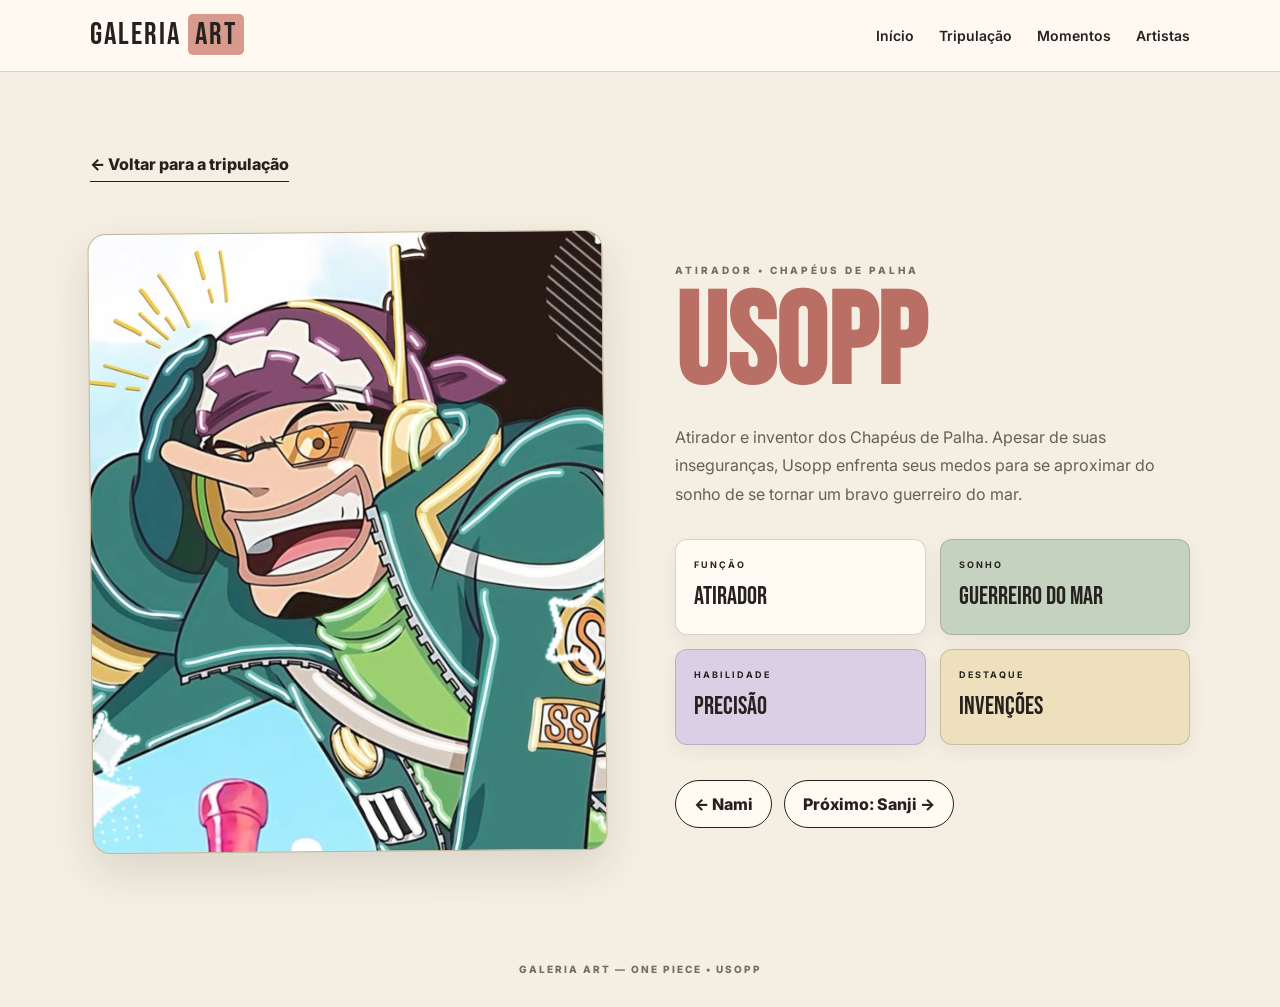
<file: usopp.html>
<!DOCTYPE html><html lang="pt-BR"><head><meta charset="UTF-8"><meta name="viewport" content="width=device-width,initial-scale=1.0"><title>Usopp — Galeria Art</title><link rel="stylesheet" href="style.css"><link rel="stylesheet" href="personagem.css"></head><body><header class="topo"><div class="logo">GALERIA <span>ART</span></div><nav><a href="index.html">Início</a><a href="tripulacao.html">Tripulação</a><a href="index.html#momentos">Momentos</a><a href="index.html#artistas">Artistas</a></nav></header><main class="personagem-page"><a class="personagem-voltar" href="tripulacao.html">← Voltar para a tripulação</a><section class="personagem-detalhe"><div class="personagem-imagem"><img src="img/Usoop.jpeg" alt="Usopp"></div><div class="personagem-texto"><small>ATIRADOR • CHAPÉUS DE PALHA</small><h1><span>Usopp</span></h1><p>Atirador e inventor dos Chapéus de Palha. Apesar de suas inseguranças, Usopp enfrenta seus medos para se aproximar do sonho de se tornar um bravo guerreiro do mar.</p><div class="personagem-dados"><div class="dado"><strong>FUNÇÃO</strong><span>Atirador</span></div><div class="dado"><strong>SONHO</strong><span>Guerreiro do mar</span></div><div class="dado"><strong>HABILIDADE</strong><span>Precisão</span></div><div class="dado"><strong>DESTAQUE</strong><span>Invenções</span></div></div><div class="personagem-navegacao"><a href="nami.html">← Nami</a><a href="sanji.html">Próximo: Sanji →</a></div></div></section></main><footer>GALERIA ART — ONE PIECE • USOPP</footer></body></html>
</file>
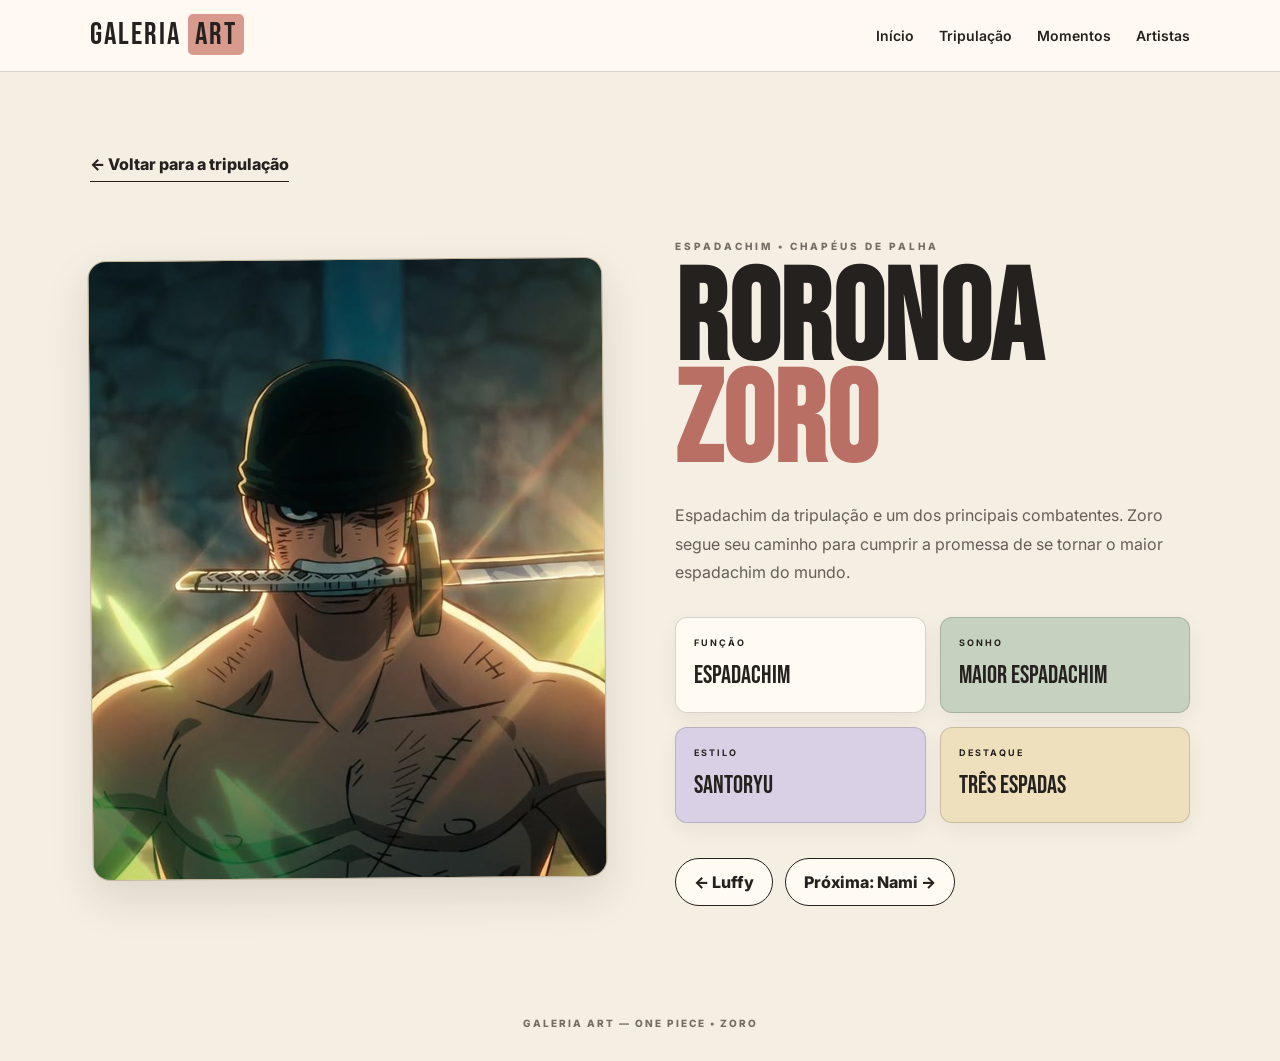
<file: zoro.html>
<!DOCTYPE html><html lang="pt-BR"><head><meta charset="UTF-8"><meta name="viewport" content="width=device-width,initial-scale=1.0"><title>Zoro — Galeria Art</title><link rel="stylesheet" href="style.css"><link rel="stylesheet" href="personagem.css"></head><body><header class="topo"><div class="logo">GALERIA <span>ART</span></div><nav><a href="index.html">Início</a><a href="tripulacao.html">Tripulação</a><a href="index.html#momentos">Momentos</a><a href="index.html#artistas">Artistas</a></nav></header><main class="personagem-page"><a class="personagem-voltar" href="tripulacao.html">← Voltar para a tripulação</a><section class="personagem-detalhe"><div class="personagem-imagem"><img src="img/Zoro.jpeg" alt="Zoro"></div><div class="personagem-texto"><small>ESPADACHIM • CHAPÉUS DE PALHA</small><h1>Roronoa<br><span>Zoro</span></h1><p>Espadachim da tripulação e um dos principais combatentes. Zoro segue seu caminho para cumprir a promessa de se tornar o maior espadachim do mundo.</p><div class="personagem-dados"><div class="dado"><strong>FUNÇÃO</strong><span>Espadachim</span></div><div class="dado"><strong>SONHO</strong><span>Maior espadachim</span></div><div class="dado"><strong>ESTILO</strong><span>Santoryu</span></div><div class="dado"><strong>DESTAQUE</strong><span>Três espadas</span></div></div><div class="personagem-navegacao"><a href="luffy.html">← Luffy</a><a href="nami.html">Próxima: Nami →</a></div></div></section></main><footer>GALERIA ART — ONE PIECE • ZORO</footer></body></html>
</file>
<file: style.css>
@import url('https://fonts.googleapis.com/css2?family=Bebas+Neue&family=Inter:wght@400;600;800&display=swap');

:root{--bg:#f5eee2;--surface:#fffaf2;--ink:#25211e;--muted:#665f59;--coral:#d89a8c;--sage:#c5d2c0;--lavender:#d9d0e5;--sand:#e5d5b8;--line:rgba(37,33,30,.18)}
*{box-sizing:border-box}
html{scroll-behavior:smooth}
body{margin:0;background:var(--bg);color:var(--ink);font-family:Inter,Arial,sans-serif;line-height:1.5}
img{max-width:100%}
a{transition:color .2s ease,background .2s ease,border-color .2s ease,transform .2s ease}
.topo{min-height:72px;padding:0 7%;display:flex;align-items:center;justify-content:space-between;gap:25px;border-bottom:1px solid var(--line);background:rgba(255,250,242,.92);backdrop-filter:blur(12px);position:sticky;top:0;z-index:10}
.logo{font-family:'Bebas Neue';font-size:31px;letter-spacing:2px;white-space:nowrap}.logo span{background:var(--coral);color:var(--ink);padding:2px 7px;border-radius:5px}
.topo nav{display:flex;gap:25px;align-items:center;overflow-x:auto;white-space:nowrap;scrollbar-width:none}.topo nav::-webkit-scrollbar{display:none}.topo a{color:var(--ink);text-decoration:none;font-weight:600;font-size:14px;padding:8px 0;border-bottom:1px solid transparent}.topo a:hover{color:#9f6257;border-color:var(--coral)}
.hero{min-height:680px;padding:90px 7%;display:grid;grid-template-columns:.9fr 1.1fr;gap:70px;align-items:center;border-bottom:1px solid var(--line);overflow:hidden;background:var(--bg)}
.hero-text{position:relative;z-index:2}.tag{font-size:11px;font-weight:800;letter-spacing:3px;color:#756c65}.hero h1{font-family:'Bebas Neue';font-size:clamp(68px,8vw,126px);line-height:.82;letter-spacing:.5px;margin:22px 0}.hero h1 span{color:#b96f63}.hero-text>p:not(.tag){max-width:540px;color:var(--muted);line-height:1.8}.botao{display:inline-block;margin-top:22px;padding:13px 22px;background:var(--ink);color:#fff;text-decoration:none;font-weight:800;border:1px solid var(--ink);border-radius:999px}.botao:hover{background:var(--coral);border-color:var(--coral);color:var(--ink);transform:translateY(-2px)}
.hero-art{height:560px;position:relative;border:1px solid var(--line);border-radius:18px;background:var(--sand);transform:rotate(.5deg);box-shadow:0 18px 45px rgba(37,33,30,.12);overflow:hidden}.hero-art:after{content:'CHAPÉUS DE PALHA';position:absolute;right:18px;bottom:18px;background:rgba(37,33,30,.88);color:#fff;padding:9px 13px;border-radius:999px;font-size:10px;font-weight:800;letter-spacing:2px}.hero-art img{width:100%;height:100%;object-fit:cover;display:block;transition:transform .6s ease}.hero-art:hover img{transform:scale(1.035)}
.galeria{padding:100px 7%;border-bottom:1px solid var(--line)}.section-title{display:flex;align-items:center;gap:18px;margin-bottom:40px}.section-title:after{content:'';height:1px;background:var(--line);flex:1}.section-title span{font-size:11px;font-weight:800;letter-spacing:2px;color:#756c65}.section-title h2{font-family:'Bebas Neue';font-size:58px;line-height:1;margin:0;white-space:nowrap}
.crew-header{display:grid;grid-template-columns:1.35fr 1fr;gap:55px;align-items:center;margin-bottom:80px}.crew-cover{height:430px;border:1px solid var(--line);border-radius:18px;background:var(--sand);overflow:hidden;box-shadow:0 18px 40px rgba(37,33,30,.1)}.crew-cover img{width:100%;height:100%;object-fit:cover}.crew-header h2{font-family:'Bebas Neue';font-size:76px;line-height:.88;margin:15px 0}.crew-header p:not(.tag){line-height:1.8;max-width:520px;color:var(--muted)}
.membros-grid{display:grid;grid-template-columns:repeat(5,1fr);gap:18px}.membro{background:var(--surface);border:1px solid var(--line);border-radius:14px;padding-bottom:17px;box-shadow:0 8px 25px rgba(37,33,30,.07);transition:transform .25s ease,box-shadow .25s ease,border-color .25s ease;overflow:hidden;cursor:pointer}.membro:hover{transform:translateY(-5px);box-shadow:0 16px 30px rgba(37,33,30,.12);border-color:var(--coral)}.membro img{width:100%;height:230px;object-fit:cover;display:block;background:var(--sand);transition:transform .45s ease}.membro:hover img{transform:scale(1.04)}.membro-info{padding:0 14px}.membro h3{font-family:'Bebas Neue';font-size:31px;margin:14px 0 3px;color:var(--ink)}.membro small{font-size:9px;font-weight:800;letter-spacing:1.5px;color:#756c65}.membro p{font-size:12px;line-height:1.55;margin:9px 0 0;color:var(--muted)}
.momentos-grid,.foto-grid{display:grid;grid-template-columns:repeat(2,1fr);gap:20px}.momento,.foto{height:280px;position:relative;border:1px solid var(--line);border-radius:16px;background:var(--sand);overflow:hidden;box-shadow:0 10px 28px rgba(37,33,30,.08)}.momento:nth-child(1){grid-column:span 2;height:390px}.momento:nth-child(2){background:var(--sage)}.momento:nth-child(3){background:var(--lavender)}.momento:nth-child(4){background:var(--coral)}.foto.grande{height:410px;grid-row:span 2}.foto img,.momento img{width:100%;height:100%;object-fit:cover;display:block;transition:transform .5s ease}.foto:hover img,.momento:hover img{transform:scale(1.035)}.foto span,.momento span{position:absolute;left:15px;bottom:15px;background:rgba(37,33,30,.88);color:#fff;padding:8px 12px;border-radius:999px;font-size:10px;font-weight:800;letter-spacing:1px}
.artistas-grid{display:grid;grid-template-columns:1fr 1fr;gap:28px}.artista{background:var(--surface);border:1px solid var(--line);border-radius:18px;box-shadow:0 12px 32px rgba(37,33,30,.08);overflow:hidden;transition:transform .25s ease,box-shadow .25s ease}.artista:hover{transform:translateY(-5px);box-shadow:0 18px 38px rgba(37,33,30,.12)}.artista-img{height:330px;background:var(--sand);border-bottom:1px solid var(--line);overflow:hidden}.artista-img img{width:100%;height:100%;object-fit:cover;transition:transform .5s ease}.artista:hover .artista-img img{transform:scale(1.035)}.artista>div:last-child{padding:30px}.artista small{font-size:10px;font-weight:800;letter-spacing:2px;color:#756c65}.artista h3{font-family:'Bebas Neue';font-size:50px;margin:8px 0 15px}.artista p{line-height:1.7;font-size:14px;color:var(--muted)}
.sobre{background:var(--ink);color:var(--bg)}.sobre p{max-width:850px;font-size:20px;line-height:1.8;color:#e8dfd4}footer{text-align:center;padding:30px;font-size:10px;color:#756c65;font-weight:800;letter-spacing:2px}
:focus-visible{outline:2px solid #b96f63;outline-offset:4px}
@media(max-width:1000px){.membros-grid{grid-template-columns:repeat(3,1fr)}.hero{gap:45px}.crew-header{gap:35px}}
@media(max-width:800px){.topo{padding:12px 5%;align-items:flex-start;flex-wrap:wrap}.topo nav{width:100%;gap:20px}.hero{grid-template-columns:1fr;padding:65px 5%;gap:45px}.hero h1{font-size:clamp(62px,16vw,95px)}.hero-art{height:390px}.galeria{padding:70px 5%}.crew-header,.artistas-grid{grid-template-columns:1fr}.crew-header h2{font-size:58px}.membros-grid{grid-template-columns:repeat(2,1fr)}.membro img{height:190px}.membro p{font-size:11px}.momentos-grid,.foto-grid{grid-template-columns:1fr}.momento:nth-child(1){grid-column:auto;height:300px}.foto.grande{height:300px;grid-row:auto}.section-title h2{font-size:44px}}
@media(max-width:500px){.section-title{gap:12px}.section-title h2{font-size:38px}.hero{padding-top:50px}.hero-art{height:330px}.crew-cover{height:300px}.membro h3{font-size:27px}.membro img{height:175px}.artista-img{height:270px}.sobre p{font-size:17px}}
@media(prefers-reduced-motion:reduce){html{scroll-behavior:auto}*,*:before,*:after{transition:none!important;animation:none!important}}
</file>
<file: personagem.css>
.personagem-page{min-height:calc(100vh - 72px);padding:80px 7%;background:var(--bg)}
.personagem-voltar{display:inline-block;color:var(--ink);text-decoration:none;font-weight:800;border-bottom:1px solid var(--ink);padding-bottom:5px}.personagem-voltar:hover{color:#9f6257;border-color:var(--coral)}
.personagem-detalhe{max-width:1150px;margin:50px auto 0;display:grid;grid-template-columns:1fr 1fr;gap:70px;align-items:center}.personagem-imagem{height:620px;border:1px solid var(--line);border-radius:18px;background:var(--sand);box-shadow:0 18px 45px rgba(37,33,30,.12);overflow:hidden;transform:rotate(-.5deg)}.personagem-imagem img{width:100%;height:100%;object-fit:cover;display:block;transition:transform .6s ease}.personagem-imagem:hover img{transform:scale(1.03)}
.personagem-texto small{font-size:10px;font-weight:800;letter-spacing:3px;color:#756c65}.personagem-texto h1{font-family:'Bebas Neue';font-size:clamp(75px,10vw,135px);line-height:.8;letter-spacing:.5px;margin:15px 0 25px}.personagem-texto h1 span{color:#b96f63}.personagem-texto p{font-size:16px;line-height:1.8;color:var(--muted)}
.personagem-dados{margin-top:30px;display:grid;grid-template-columns:1fr 1fr;gap:14px}.dado{border:1px solid var(--line);border-radius:12px;background:var(--surface);padding:18px;box-shadow:0 7px 20px rgba(37,33,30,.06)}.dado:nth-child(2){background:var(--sage)}.dado:nth-child(3){background:var(--lavender)}.dado:nth-child(4){background:#eee0bd}.dado strong{display:block;font-size:9px;letter-spacing:2px;margin-bottom:7px}.dado span{font-family:'Bebas Neue';font-size:25px}
.personagem-navegacao{display:flex;gap:12px;margin-top:35px;flex-wrap:wrap}.personagem-navegacao a{padding:11px 18px;border:1px solid var(--ink);border-radius:999px;text-decoration:none;color:var(--ink);font-weight:800;background:var(--surface)}.personagem-navegacao a:hover{background:var(--coral);border-color:var(--coral);transform:translateY(-2px)}
.personagens-intro{max-width:900px;margin:0 auto 60px}.personagens-intro h1{font-family:'Bebas Neue';font-size:clamp(70px,9vw,120px);line-height:.82;margin:20px 0}.personagens-intro h1 span{color:#b96f63}.personagens-intro>p:last-child{max-width:650px;line-height:1.8;color:var(--muted)}
.personagens-page{padding:85px 7%;background:var(--bg)}.personagens-grid{max-width:1200px;margin:auto;display:grid;grid-template-columns:repeat(5,1fr);gap:20px}.personagem-card{display:block;color:var(--ink);text-decoration:none;background:var(--surface);border:1px solid var(--line);border-radius:14px;box-shadow:0 8px 25px rgba(37,33,30,.07);overflow:hidden;transition:transform .25s ease,box-shadow .25s ease,border-color .25s ease}.personagem-card:hover{transform:translateY(-5px);box-shadow:0 16px 30px rgba(37,33,30,.12);border-color:var(--coral)}.personagem-card img{width:100%;height:270px;object-fit:cover;display:block;transition:transform .45s ease}.personagem-card:hover img{transform:scale(1.04)}.personagem-card div{padding:15px}.personagem-card small{font-size:9px;font-weight:800;letter-spacing:1.5px;color:#756c65}.personagem-card h2{font-family:'Bebas Neue';font-size:35px;margin:5px 0 0;color:var(--ink)}
@media(max-width:1000px){.personagens-grid{grid-template-columns:repeat(3,1fr)}.personagem-detalhe{grid-template-columns:1fr;gap:50px}.personagem-imagem{height:520px}}
@media(max-width:600px){.personagens-grid{grid-template-columns:repeat(2,1fr);gap:14px}.personagem-card img{height:210px}.personagem-page{padding:50px 5%}.personagem-imagem{height:430px}.personagem-dados{grid-template-columns:1fr}.personagens-page{padding:60px 5%}.personagens-intro{margin-bottom:45px}}
@media(prefers-reduced-motion:reduce){.personagem-imagem img,.personagem-card,.personagem-card img,.personagem-navegacao a{transition:none!important}}
</file>
